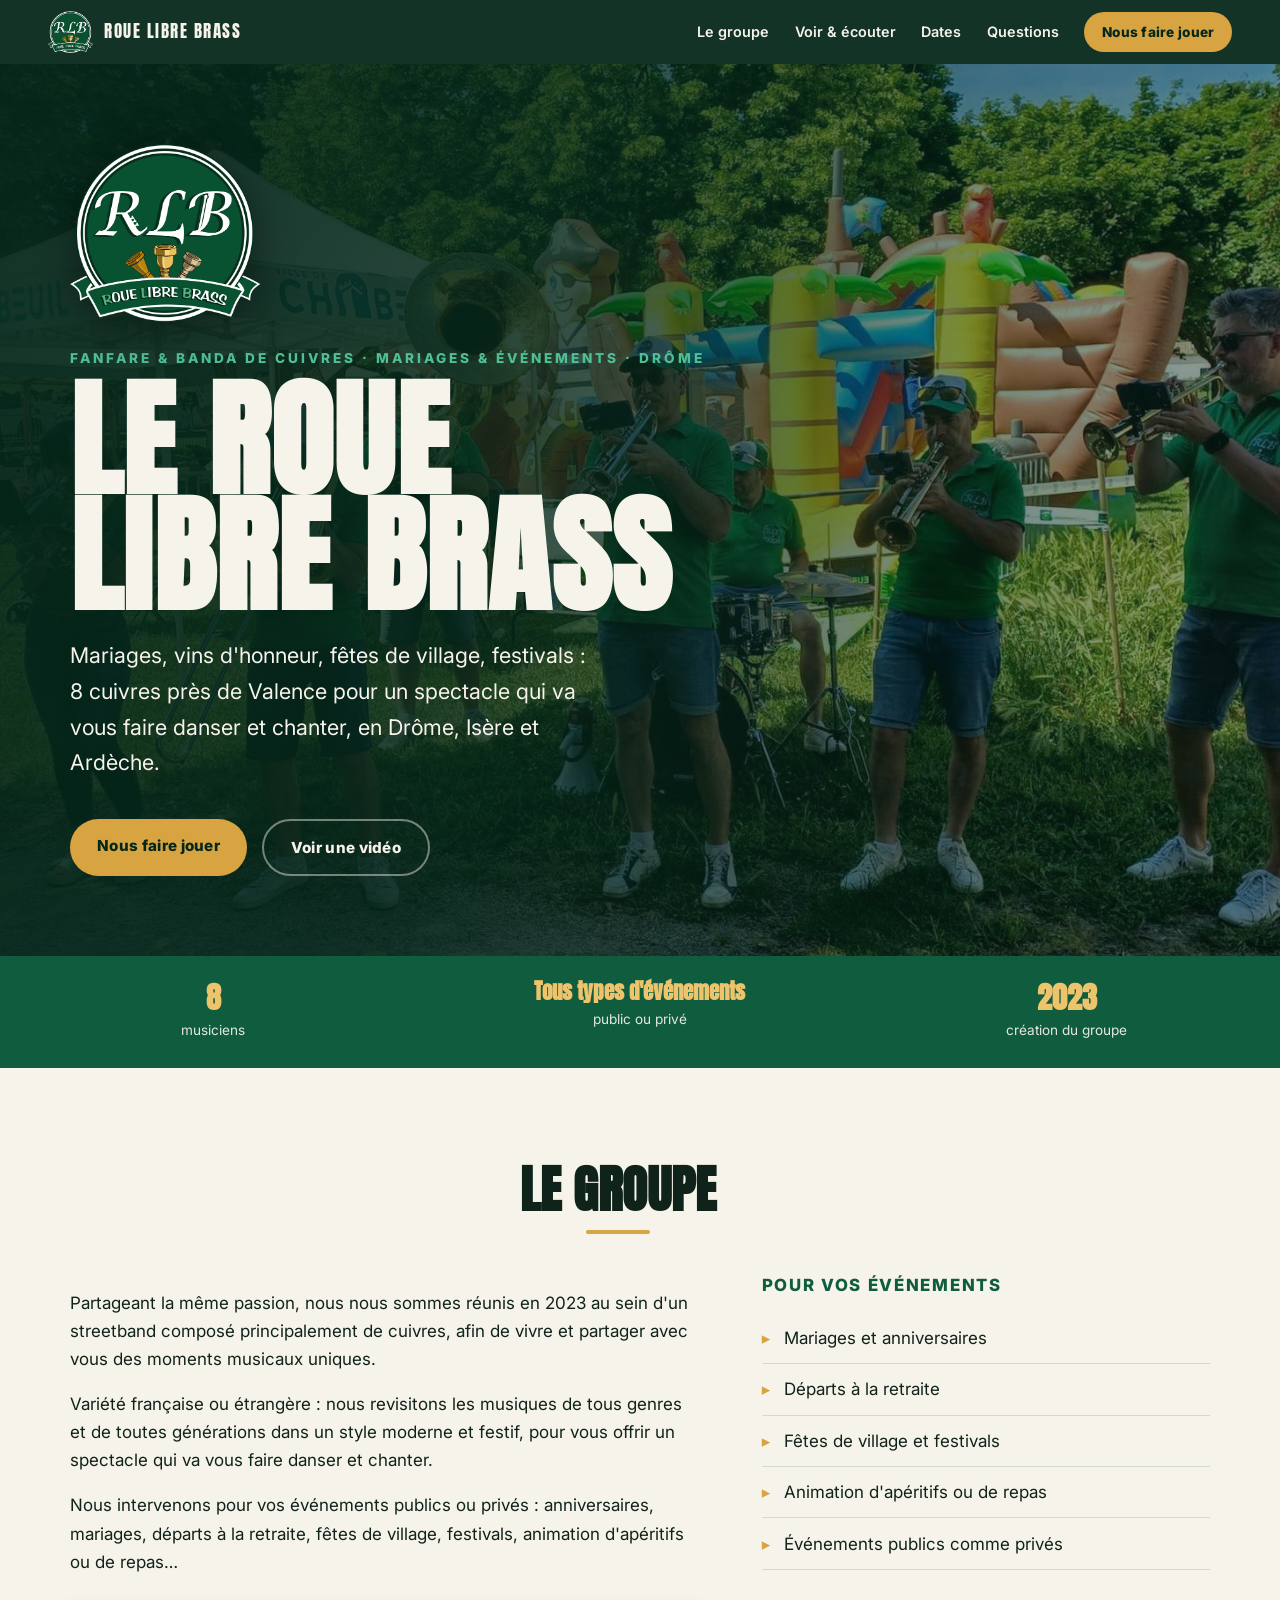
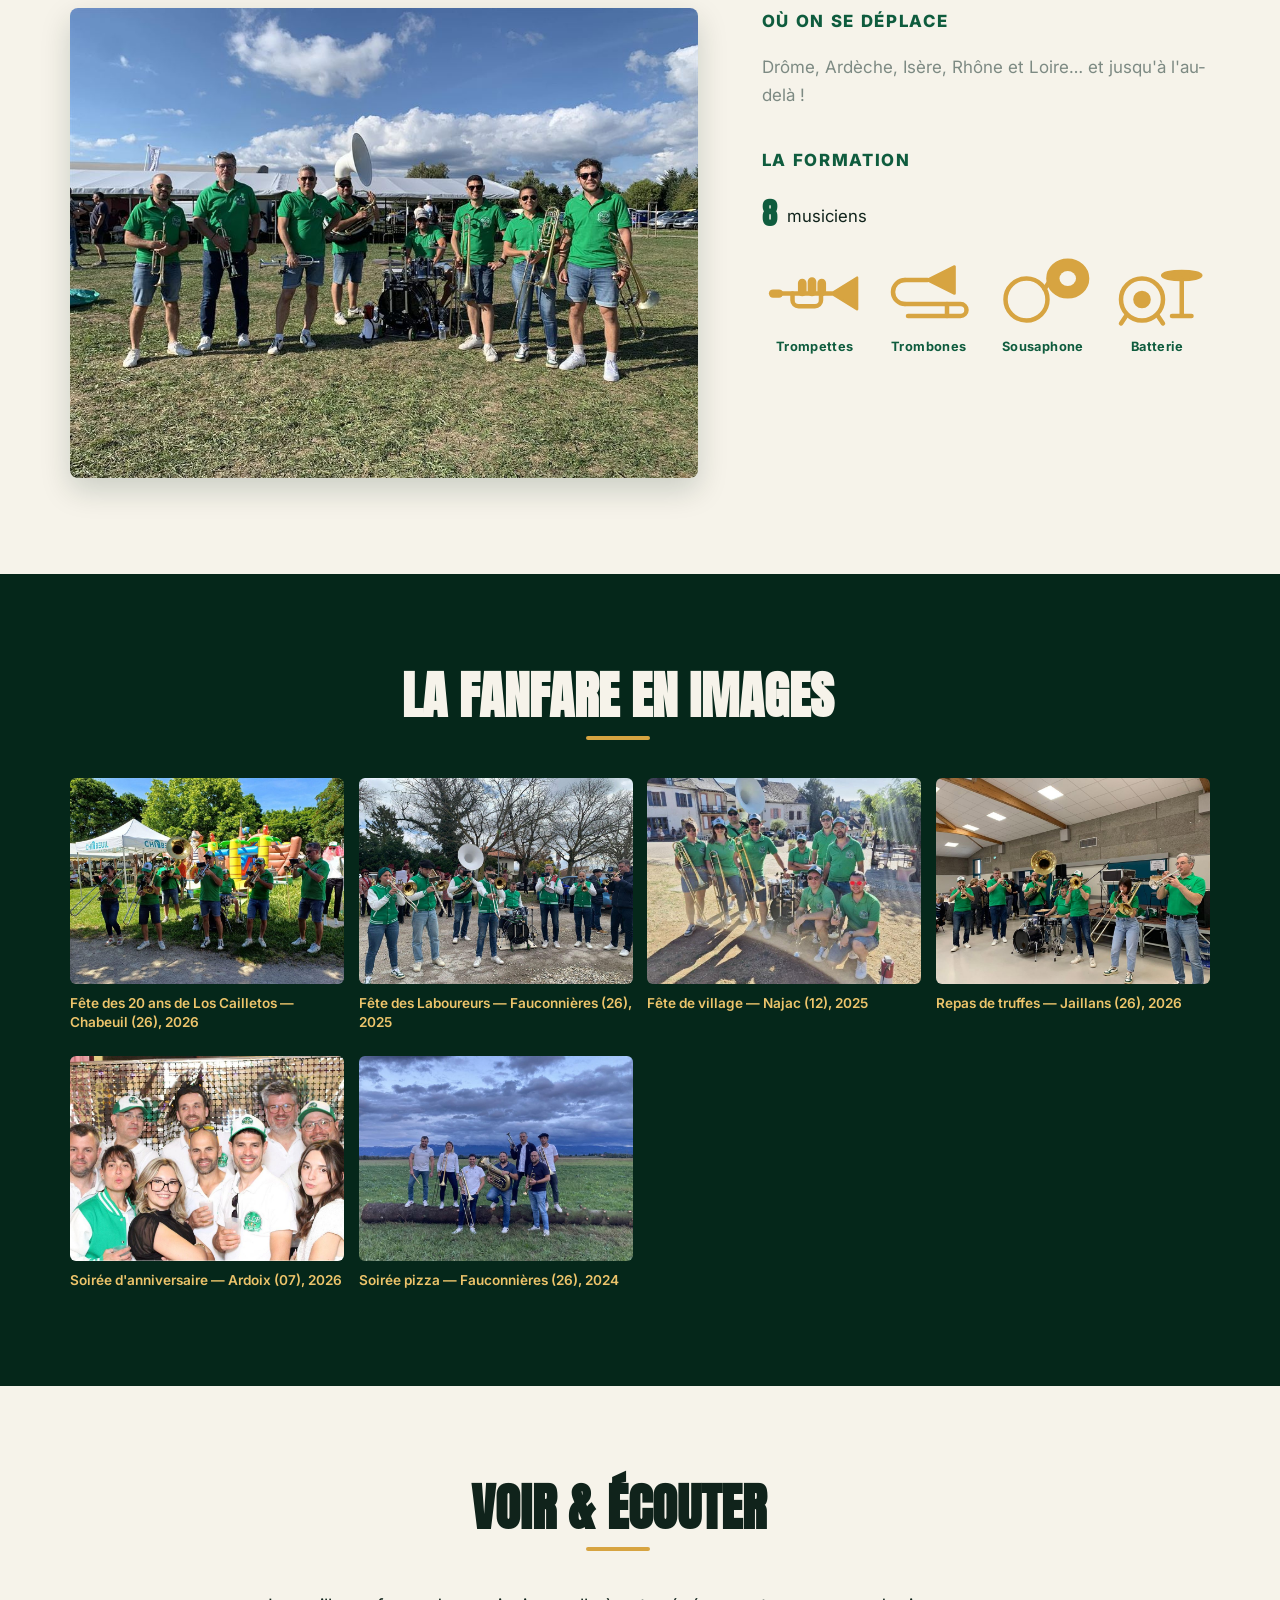
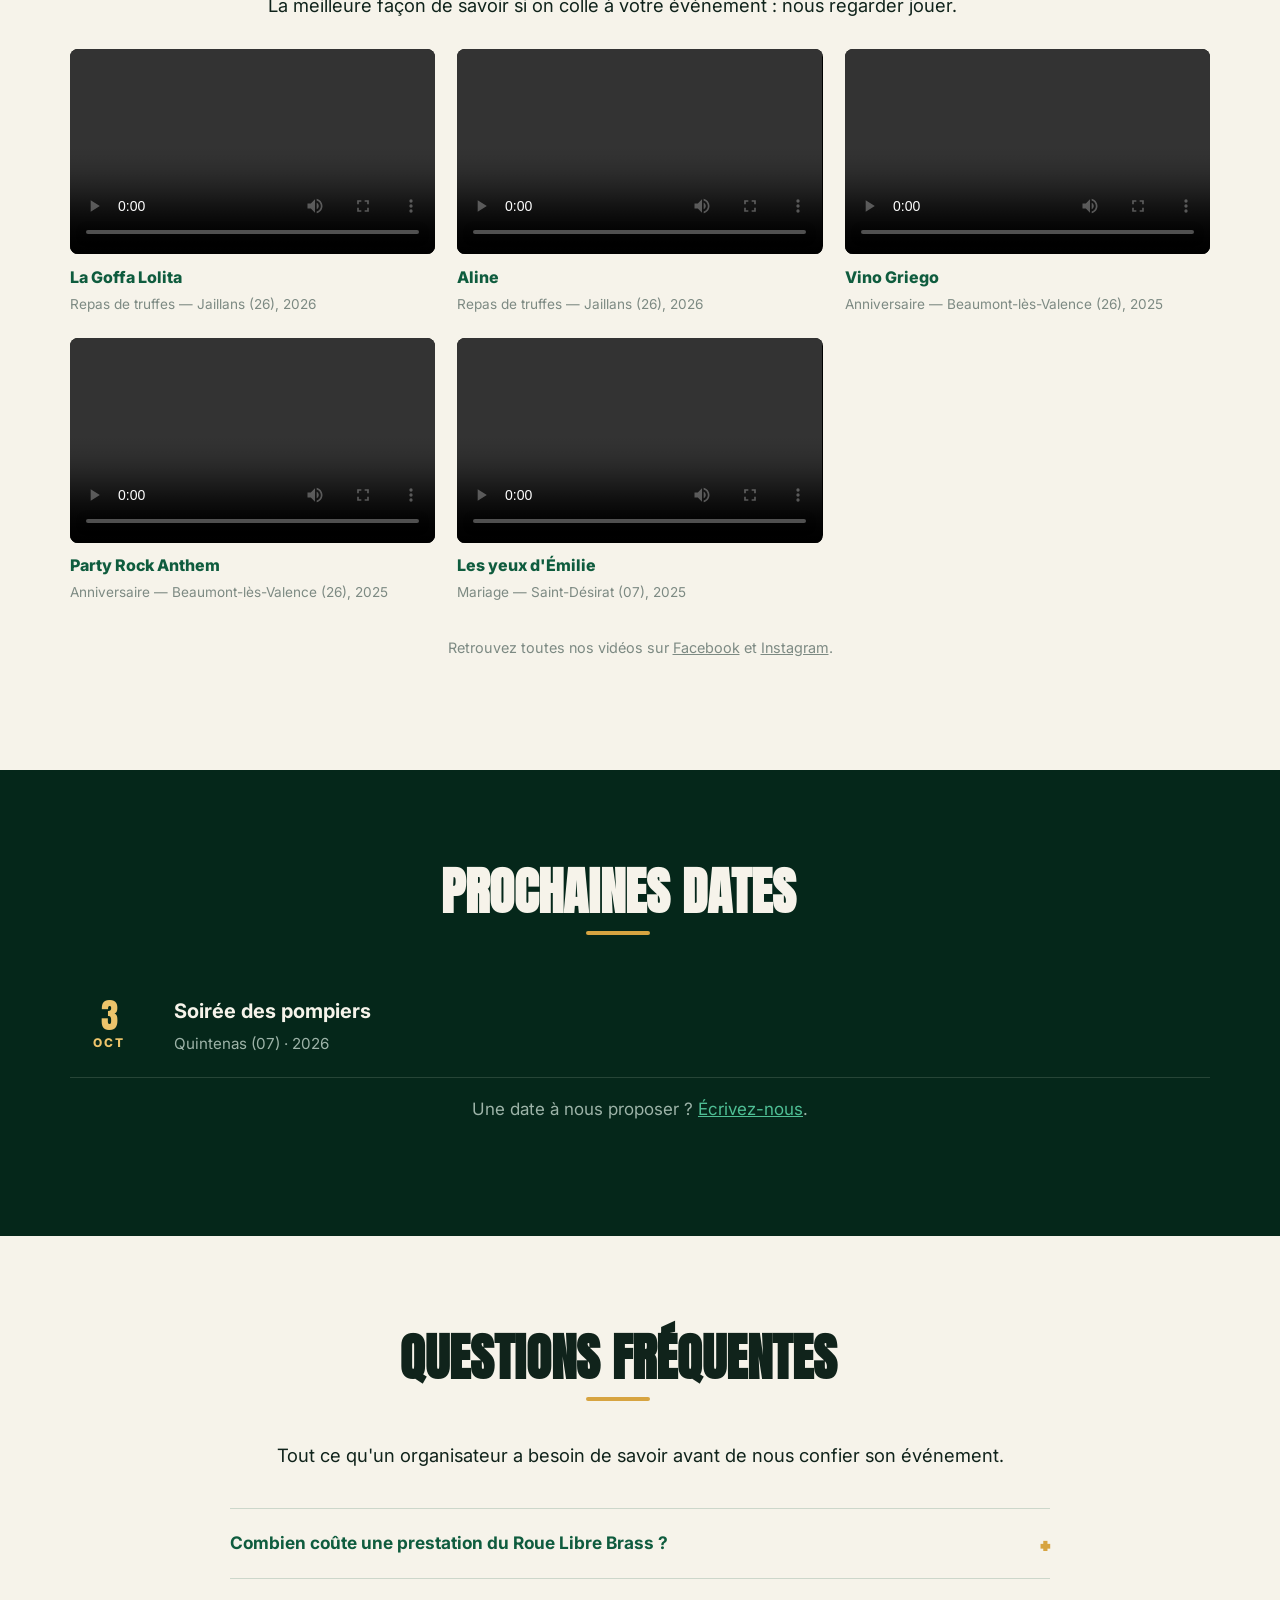
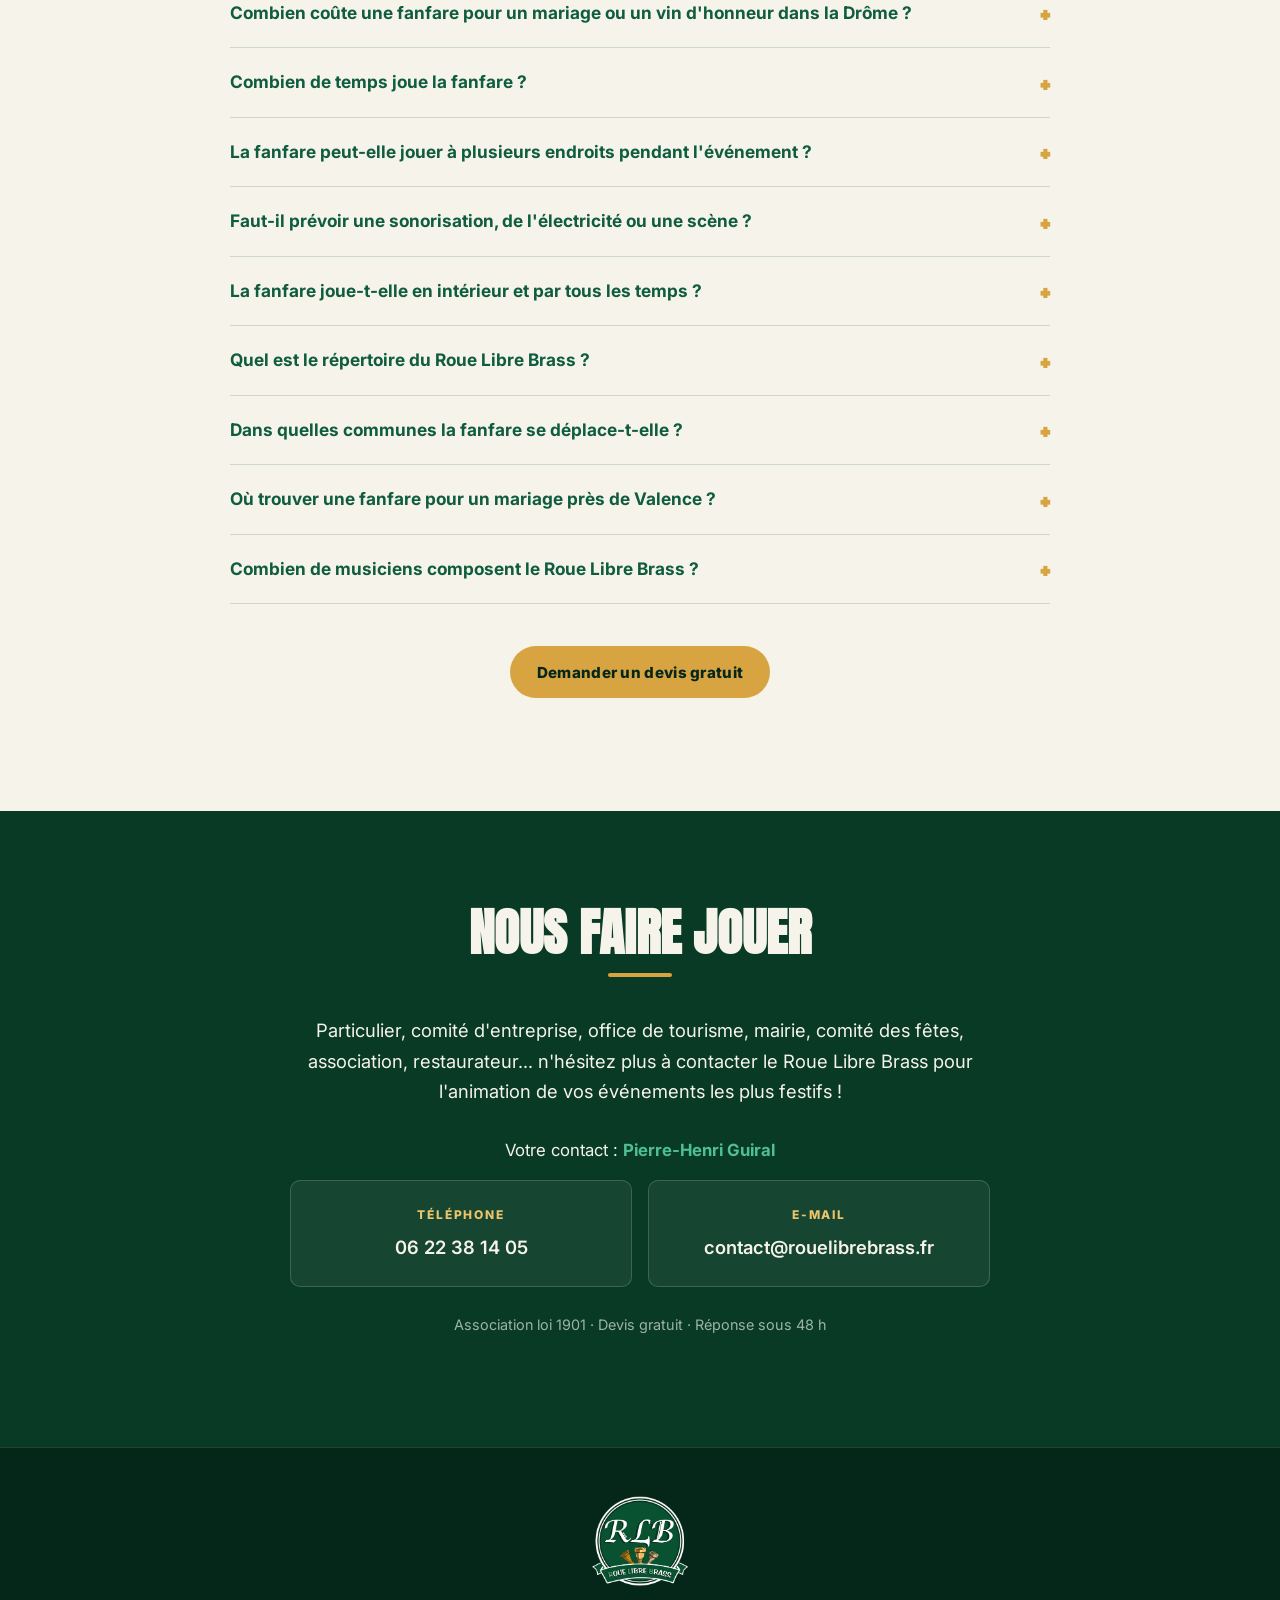
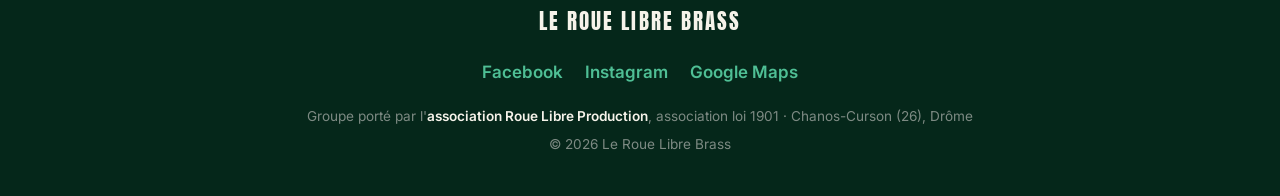
<file: index.html>
<!DOCTYPE html>
<html lang="fr">
<head>
<meta charset="utf-8">
<meta name="viewport" content="width=device-width, initial-scale=1">

<!-- ===== TITRE ET DESCRIPTION (ce que Google affiche dans ses résultats) =====
     Les mots placés EN PREMIER comptent le plus. On met donc « fanfare » et
     « banda » avant le nom du groupe : c'est ce que tapent les organisateurs,
     alors que personne ne cherche « streetband ». -->
<title>Fanfare mariage &amp; banda · Drôme, Isère, Ardèche · Roue Libre Brass</title>
<meta name="description" content="Fanfare et banda de 8 cuivres près de Valence (Drôme). Le Roue Libre Brass anime mariages, vins d'honneur, fêtes de village et festivals en Drôme, Ardèche, Isère, Rhône et Loire. À partir de 600 €, devis sous 48 h.">

<link rel="canonical" href="https://rouelibrebrass.fr/">

<!-- Charge la photo d'accueil en priorité : c'est le premier élément visible,
     et Google mesure le temps qu'il met à s'afficher. -->
<link rel="preload" as="image" href="images/fanfare-roue-libre-brass-chabeuil.jpg" fetchpriority="high">

<!-- Icône affichée dans l'onglet du navigateur -->
<link rel="icon" href="images/logo-roue-libre-brass.png" type="image/png">

<!-- Aperçu affiché quand on partage le lien sur Facebook, WhatsApp, etc.
     Ces adresses doivent être COMPLÈTES (https://…), sinon l'aperçu ne s'affiche pas.
     Adresses du domaine rouelibrebrass.fr. -->
<meta property="og:title" content="Le Roue Libre Brass — Fanfare mariage &amp; banda en Drôme, Isère et Ardèche">
<meta property="og:description" content="Fanfare et banda de 8 cuivres près de Valence. Nous animons mariages, vins d'honneur, fêtes de village et festivals en Drôme, Ardèche, Isère, Rhône et Loire.">
<meta property="og:image" content="https://rouelibrebrass.fr/images/fanfare-banda-roue-libre-brass-drome.jpg">
<meta property="og:url" content="https://rouelibrebrass.fr/">
<meta property="og:type" content="website">
<meta property="og:locale" content="fr_FR">
<meta name="twitter:card" content="summary_large_image">

<link rel="preconnect" href="https://fonts.googleapis.com">
<link rel="preconnect" href="https://fonts.gstatic.com" crossorigin>
<link href="https://fonts.googleapis.com/css2?family=Anton&family=Inter:wght@400;600;800&display=swap" rel="stylesheet">
<link rel="stylesheet" href="style.css">

<!-- ===== FICHE D'IDENTITÉ POUR GOOGLE =====
     Ce bloc n'est pas visible sur la page : il décrit le groupe dans un format
     que Google comprend directement. C'est ce qui permet d'apparaître comme
     "groupe de musique" plutôt que comme une page web quelconque.
     À METTRE À JOUR quand les dates changent (voir la partie "Event" plus bas). -->
<script type="application/ld+json">
{
  "@context": "https://schema.org",
  "@type": "MusicGroup",
  "@id": "https://rouelibrebrass.fr/#groupe",
  "name": "Le Roue Libre Brass",
  "alternateName": ["Roue Libre Brass", "RLB"],
  "description": "Fanfare de rue et banda composée de 8 musiciens cuivres, basée à Chanos-Curson dans la Drôme, près de Valence. Le Roue Libre Brass revisite les musiques de toutes générations dans un style moderne et festif pour les mariages, vins d'honneur, fêtes de village, festivals, apéritifs et repas.",
  "genre": ["Fanfare", "Banda", "Brass band", "Musique festive", "Funk", "Variété"],
  "foundingDate": "2023",
  "url": "https://rouelibrebrass.fr/",
  "logo": "https://rouelibrebrass.fr/images/logo-roue-libre-brass.png",
  "image": "https://rouelibrebrass.fr/images/fanfare-banda-roue-libre-brass-drome.jpg",
  "email": "contact@rouelibrebrass.fr",
  "telephone": "+33622381405",
  "address": {
    "@type": "PostalAddress",
    "addressLocality": "Chanos-Curson",
    "postalCode": "26600",
    "addressRegion": "Drôme",
    "addressCountry": "FR"
  },
  "areaServed": [
    { "@type": "AdministrativeArea", "name": "Drôme" },
    { "@type": "AdministrativeArea", "name": "Ardèche" },
    { "@type": "AdministrativeArea", "name": "Isère" },
    { "@type": "AdministrativeArea", "name": "Rhône" },
    { "@type": "AdministrativeArea", "name": "Loire" }
  ],
  "sameAs": [
    "https://www.facebook.com/profile.php?id=61554725690284",
    "https://www.instagram.com/rouelibrebrass",
    "https://maps.app.goo.gl/cHWB6wDW7hw9hALg7"
  ]
}
</script>

<!-- ===== LES DATES, POUR QUE GOOGLE LES AFFICHE =====
     Chaque bloc correspond à une date de la section "Prochaines dates".
     Quand tu ajoutes ou supprimes une date sur la page, pense à faire pareil ici.
     Format des dates : AAAA-MM-JJ. La soirée privée n'y figure volontairement pas. -->
<script type="application/ld+json">
[
  {
    "@context": "https://schema.org",
    "@type": "Event",
    "name": "Le Roue Libre Brass à la soirée des pompiers",
    "description": "Le Roue Libre Brass, fanfare de rue et banda de cuivres basée dans la Drôme, anime la soirée des pompiers de Quintenas, en Ardèche.",
    "startDate": "2026-10-03",
    "endDate": "2026-10-03",
    "eventStatus": "https://schema.org/EventScheduled",
    "eventAttendanceMode": "https://schema.org/OfflineEventAttendanceMode",
    "location": {
      "@type": "Place",
      "name": "Quintenas",
      "address": { "@type": "PostalAddress", "addressLocality": "Quintenas", "addressRegion": "Ardèche", "addressCountry": "FR" }
    },
    "performer": { "@id": "https://rouelibrebrass.fr/#groupe" },
    "image": "https://rouelibrebrass.fr/images/fanfare-banda-roue-libre-brass-drome.jpg",
    "url": "https://rouelibrebrass.fr/#dates"
  }
]
</script>

<!-- ===== QUESTIONS FRÉQUENTES POUR GOOGLE =====
     Reprend mot pour mot les questions de la section "Questions fréquentes".
     Si tu modifies une réponse sur la page, modifie-la aussi ici. -->
<script type="application/ld+json">
{
  "@context": "https://schema.org",
  "@type": "FAQPage",
  "mainEntity": [
    {
      "@type": "Question",
      "name": "Combien coûte une prestation du Roue Libre Brass ?",
      "acceptedAnswer": {
        "@type": "Answer",
        "text": "À partir de 600 €. Le tarif exact est établi sur devis, en fonction de la demande : durée souhaitée, lieu, distance et type d'événement. Le devis est gratuit et sans engagement, et nous répondons sous 48 heures."
      }
    },
    {
      "@type": "Question",
      "name": "Combien coûte une fanfare pour un mariage ou un vin d'honneur dans la Drôme ?",
      "acceptedAnswer": {
        "@type": "Answer",
        "text": "À partir de 690 € pour l'animation d'un vin d'honneur. Ce tarif est supérieur à celui d'un autre événement, et c'est assumé : un mariage ne se rejoue pas, nous nous engageons sur un effectif complet et sur une exigence de qualité à la hauteur de la journée. Nous sommes à l'écoute de vos demandes particulières : un morceau précis à l'arrivée des mariés, une entrée en salle à accompagner, un timing à tenir entre la cérémonie et le repas. Nous les préparons ensemble en amont pour voir ce qu'il est possible de faire, et c'est compris dans le tarif. Pour un vin d'honneur, nous privilégions notre registre feutré aux accents jazzy, qui installe une ambiance sans couvrir les conversations."
      }
    },
    {
      "@type": "Question",
      "name": "Combien de temps joue la fanfare ?",
      "acceptedAnswer": {
        "@type": "Answer",
        "text": "Nous jouons par séquences de 30 minutes entrecoupées de pauses, pour un total de 2 h 30 à 3 h de musique. Ce découpage permet de rythmer toute une journée ou toute une soirée : accueil du public, apéritif, repas, fin de soirée."
      }
    },
    {
      "@type": "Question",
      "name": "La fanfare peut-elle jouer à plusieurs endroits pendant l'événement ?",
      "acceptedAnswer": {
        "@type": "Answer",
        "text": "Oui. Le Roue Libre Brass est très mobile : entre deux sets, nous nous déplaçons facilement d'un point à un autre de votre événement, sans matériel à démonter. En revanche nous jouons en statique : nous ne jouons pas en marchant et ne proposons pas de déambulation musicale. Le déplacement se fait entre les sets, jamais pendant."
      }
    },
    {
      "@type": "Question",
      "name": "Faut-il prévoir une sonorisation, de l'électricité ou une scène ?",
      "acceptedAnswer": {
        "@type": "Answer",
        "text": "Non. Le Roue Libre Brass tourne à 100 % à l'énergie humaine : ni sono, ni branchement électrique, ni éclairage, ni scène. Nous jouons au plus près du public, sans câbles ni temps de montage. La seule chose à prévoir est le repas et les boissons des musiciens."
      }
    },
    {
      "@type": "Question",
      "name": "La fanfare joue-t-elle en intérieur et par tous les temps ?",
      "acceptedAnswer": {
        "@type": "Answer",
        "text": "Nous jouons en intérieur comme en extérieur, et en toute saison : salle des fêtes, place de village, cour de ferme, chapiteau ou rue. La pluie est la seule contrainte : pour un événement en plein air, prévoyez une solution de repli."
      }
    },
    {
      "@type": "Question",
      "name": "Quel est le répertoire du Roue Libre Brass ?",
      "acceptedAnswer": {
        "@type": "Answer",
        "text": "Trois registres. Le festif banda, pour faire chanter le public : Vino Griego, Les yeux d'Émilie, Hegoak, La Goffa Lolita, Les Fêtes de Mauléon, Aline. Le dance, pour faire danser : Party Rock Anthem, Bruno Mars, Lady Gaga, The Weeknd. Et le feutré aux accents jazzy, pour accompagner sans couvrir les conversations, idéal pour un apéritif de mariage ou un vin d'honneur : Oh When the Saints, Les Copains d'abord, Los Miuras, El Gato Montés."
      }
    },
    {
      "@type": "Question",
      "name": "Dans quelles communes la fanfare se déplace-t-elle ?",
      "acceptedAnswer": {
        "@type": "Answer",
        "text": "Nous sommes basés à Chanos-Curson, dans la Drôme, entre Tain-l'Hermitage et Romans-sur-Isère, à une vingtaine de kilomètres de Valence, et nous rayonnons sur la Drôme, l'Ardèche, l'Isère, le Rhône et la Loire. Nous avons déjà joué à Chabeuil, Bourg-de-Péage, Alixan, Châteauneuf-sur-Isère, Beaumont-lès-Valence, Saint-Marcel-lès-Valence, Chanos-Curson, La Roche-de-Glun, Montboucher-sur-Jabron, Jaillans, Hostun, Fauconnières, Saint-Thomas-en-Royans, Tournon-sur-Rhône, Ardoix, Saint-Désirat, Désaignes, Fitilieu, La Rivière et Najac."
      }
    },
    {
      "@type": "Question",
      "name": "Où trouver une fanfare pour un mariage près de Valence ?",
      "acceptedAnswer": {
        "@type": "Answer",
        "text": "Le Roue Libre Brass répète à Chanos-Curson, à une vingtaine de kilomètres de Valence : la plupart des domaines et salles de réception de l'agglomération sont à moins de trente minutes. Nous intervenons régulièrement autour de Valence, Romans-sur-Isère, Châteauneuf-sur-Isère, Tain-l'Hermitage, Tournon-sur-Rhône, Chabeuil et Bourg-de-Péage, et plus largement dans toute la Drôme et l'Ardèche. Les éventuels frais de déplacement sont annoncés dans le devis."
      }
    },
    {
      "@type": "Question",
      "name": "Combien de musiciens composent le Roue Libre Brass ?",
      "acceptedAnswer": {
        "@type": "Answer",
        "text": "8 musiciens : 3 trompettes, 3 trombones, un sousaphone et une batterie. Un effectif assez étoffé pour remplir une place de village, et assez souple pour jouer dans une cour ou une salle de réception."
      }
    }
  ]
}
</script>
</head>
<body>

<!-- ============ BARRE DE NAVIGATION ============ -->
<header class="nav">
  <a class="nav__logo" href="#top">
    <img src="images/logo-roue-libre-brass.png" width="600" height="561" alt="Logo du Roue Libre Brass">
    <span>ROUE LIBRE BRASS</span>
  </a>
  <nav class="nav__links">
    <a href="#groupe">Le groupe</a>
    <a href="#voir">Voir &amp; écouter</a>
    <a href="#dates">Dates</a>
    <a href="#questions">Questions</a>
    <a href="#booking" class="btn btn--small">Nous faire jouer</a>
  </nav>
</header>

<!-- ============ ACCUEIL ============ -->
<section class="hero" id="top">
  <div class="hero__inner">
    <img class="hero__logo" src="images/logo-roue-libre-brass.png" width="600" height="561" alt="Logo du Roue Libre Brass, fanfare et banda de la Drôme">
    <!-- La ligne « Fanfare & banda… » fait partie du titre principal (h1) :
         visuellement rien ne change, mais Google lit le titre de la page comme
         « Fanfare & banda de cuivres · Mariages & événements · Drôme —
         Le Roue Libre Brass », au lieu du seul nom du groupe. -->
    <h1 class="hero__title">
      <span class="hero__kicker">Fanfare &amp; banda de cuivres · Mariages &amp; événements · Drôme</span>
      LE ROUE<br>LIBRE BRASS
    </h1>
    <p class="hero__baseline">
      Mariages, vins d'honneur, fêtes de village, festivals :
      8 cuivres près de Valence pour un spectacle qui va vous faire
      danser et chanter, en Drôme, Isère et Ardèche.
    </p>
    <div class="hero__actions">
      <a href="#booking" class="btn">Nous faire jouer</a>
      <a href="#voir" class="btn btn--ghost">Voir une vidéo</a>
    </div>
  </div>
</section>

<!-- ============ CHIFFRES CLÉS ============ -->
<section class="strip">
  <div class="strip__item"><strong>8</strong><span>musiciens</span></div>
  <div class="strip__item strip__item--texte"><strong>Tous types d'événements</strong><span>public ou privé</span></div>
  <div class="strip__item"><strong>2023</strong><span>création du groupe</span></div>
</section>

<!-- ============ LE GROUPE ============ -->
<section class="section" id="groupe">
  <!-- Le titre est placé au-dessus de la grille : les deux colonnes
       démarrent ainsi exactement à la même hauteur. -->
  <h2 class="section__title">Le groupe</h2>
  <div class="section__grid">
    <div>
      <p>
        Partageant la même passion, nous nous sommes réunis en 2023 au sein d'un
        streetband composé principalement de cuivres, afin de vivre et partager
        avec vous des moments musicaux uniques.
      </p>
      <p>
        Variété française ou étrangère : nous revisitons les musiques de tous genres
        et de toutes générations dans un style moderne et festif, pour vous offrir
        un spectacle qui va vous faire danser et chanter.
      </p>
      <p>
        Nous intervenons pour vos événements publics ou privés : anniversaires,
        mariages, départs à la retraite, fêtes de village, festivals,
        animation d'apéritifs ou de repas…
      </p>

      <figure class="groupe-photo">
        <img src="images/fanfare-banda-roue-libre-brass-drome.jpg" width="1000" height="750" alt="Les huit musiciens de la fanfare Le Roue Libre Brass à la fête de la batteuse de Fitilieu, en Isère, en 2025">
      </figure>
    </div>
    <div>
      <h3 class="mini-title">Pour vos événements</h3>
      <ul class="list">
        <li>Mariages et anniversaires</li>
        <li>Départs à la retraite</li>
        <li>Fêtes de village et festivals</li>
        <li>Animation d'apéritifs ou de repas</li>
        <li>Événements publics comme privés</li>
      </ul>

      <h3 class="mini-title">Où on se déplace</h3>
      <p class="muted">
        Drôme, Ardèche, Isère, Rhône et Loire… et jusqu'à l'au-delà !
      </p>

      <h3 class="mini-title">La formation</h3>
      <p class="formation-count"><strong>8</strong> musiciens</p>

      <!-- Dessins réalisés sur mesure d'après vos photos, directement en code (SVG).
           Ils prennent la couleur cuivre du site et restent nets à n'importe quelle taille.
           La classe "plein" désigne les parties remplies, "creux" les parties évidées. -->
      <ul class="instruments">
        <li>
          <svg viewBox="0 0 128 96" aria-hidden="true">
            <!-- embouchure -->
            <path d="M8 50h8" class="epais"/>
            <!-- tube principal -->
            <path d="M16 50h70"/>
            <!-- boucle de coulisse sous les pistons -->
            <path d="M34 50v9a8 8 0 0 0 8 8h22a8 8 0 0 0 8-8v-9"/>
            <!-- pistons -->
            <rect x="43" y="32" width="8" height="20" rx="4" class="plein"/>
            <rect x="56" y="30" width="8" height="22" rx="4" class="plein"/>
            <rect x="69" y="32" width="8" height="20" rx="4" class="plein"/>
            <!-- pavillon -->
            <path d="M86 50 L120 29v42Z" class="plein"/>
          </svg>
          <span>Trompettes</span>
        </li>
        <li>
          <svg viewBox="0 0 128 96" aria-hidden="true">
            <!-- branche du pavillon, au-dessus de la coulisse -->
            <path d="M62 32H32"/>
            <!-- coude arrière, celui qui passe derrière l'épaule -->
            <path d="M32 32a16 16 0 0 0 0 32"/>
            <!-- coulisse : tube supérieur, U avant, tube inférieur -->
            <path d="M32 64h74a8 8 0 0 1 0 16H36"/>
            <!-- barre de renfort de la coulisse -->
            <path d="M88 64v16"/>
            <!-- pavillon -->
            <path d="M62 32 L98 14v36Z" class="plein"/>
          </svg>
          <span>Trombones</span>
        </li>
        <li>
          <svg viewBox="0 0 128 96" aria-hidden="true">
            <!-- grande boucle portée autour du corps -->
            <circle cx="42" cy="58" r="28"/>
            <!-- tube qui monte vers le pavillon -->
            <path d="M66 44C76 28 84 20 94 18"/>
            <!-- grand pavillon tourné vers l'avant -->
            <ellipse cx="97" cy="30" rx="27" ry="25" class="plein"/>
            <ellipse cx="97" cy="30" rx="11" ry="10" class="creux"/>
          </svg>
          <span>Sousaphone</span>
        </li>
        <li>
          <svg viewBox="0 0 128 96" aria-hidden="true">
            <!-- grosse caisse -->
            <circle cx="44" cy="58" r="28"/>
            <circle cx="44" cy="58" r="10" class="plein"/>
            <!-- pieds -->
            <path d="M24 78 L16 90M64 78 L72 90"/>
            <!-- cymbale et son pied -->
            <ellipse cx="97" cy="26" rx="26" ry="6" class="plein"/>
            <path d="M97 30v50M84 80h26"/>
          </svg>
          <span>Batterie</span>
        </li>
      </ul>
    </div>
  </div>
</section>

<!-- ============ PHOTOS ============ -->
<section class="section section--dark" id="photos">
  <h2 class="section__title">La fanfare en images</h2>
  <div class="gallery">
    <!-- POUR CHANGER UNE PHOTO : remplacez le fichier dans le dossier "images"
         en gardant exactement le même nom de fichier.
         Les noms sont volontairement descriptifs : c'est ainsi que Google Images
         comprend ce que montre la photo. Le texte "alt" sert à la même chose,
         et permet aussi aux personnes malvoyantes de savoir ce qu'il y a dessus. -->
    <figure class="gallery__item">
      <img src="images/banda-roue-libre-brass-chabeuil.jpg" width="1000" height="750" alt="La fanfare Le Roue Libre Brass en concert à Chabeuil, dans la Drôme, en 2026" loading="lazy">
      <figcaption>Fête des 20 ans de Los Cailletos — Chabeuil (26), 2026</figcaption>
    </figure>
    <figure class="gallery__item">
      <img src="images/fanfare-carnaval-les-fauconnieres.jpg" width="1000" height="750" alt="La fanfare Le Roue Libre Brass à la fête des Laboureurs, aux Fauconnières, dans la Drôme, en 2025" loading="lazy">
      <figcaption>Fête des Laboureurs — Fauconnières (26), 2025</figcaption>
    </figure>
    <figure class="gallery__item">
      <img src="images/banda-roue-libre-brass-najac.jpg" width="1000" height="750" alt="La banda Le Roue Libre Brass à la fête du village de Najac, dans l'Aveyron, en 2025" loading="lazy">
      <figcaption>Fête de village — Najac (12), 2025</figcaption>
    </figure>
    <figure class="gallery__item">
      <img src="images/fanfare-animation-repas-truffes.jpg" width="1000" height="750" alt="Le Roue Libre Brass animant un repas de truffes à Jaillans, dans la Drôme, en 2026" loading="lazy">
      <figcaption>Repas de truffes — Jaillans (26), 2026</figcaption>
    </figure>
    <figure class="gallery__item">
      <img src="images/fanfare-animation-anniversaire.jpg" width="1000" height="750" alt="Le Roue Libre Brass animant une soirée d'anniversaire à Ardoix, en Ardèche, en 2026" loading="lazy">
      <figcaption>Soirée d'anniversaire — Ardoix (07), 2026</figcaption>
    </figure>
    <figure class="gallery__item">
      <img src="images/fanfare-cuivres-roue-libre-brass-vercors.jpg" width="1000" height="750" alt="Le Roue Libre Brass en animation d'une soirée pizza aux Fauconnières, dans la Drôme, en 2024" loading="lazy">
      <figcaption>Soirée pizza — Fauconnières (26), 2024</figcaption>
    </figure>
  </div>
</section>

<!-- ============ VIDÉO ============ -->
<section class="section" id="voir">
  <h2 class="section__title">Voir &amp; écouter</h2>
  <p class="lead">La meilleure façon de savoir si on colle à votre événement : nous regarder jouer.</p>
  <!-- POUR AJOUTER UNE VIDÉO : déposez le fichier .mp4 dans le dossier "videos",
       puis copiez un bloc <figure class="video"> ... </figure> entier ci-dessous
       en changeant le nom du fichier et la légende.
       Les vidéos ne se téléchargent que si le visiteur clique dessus (preload="none"),
       le site reste donc rapide à ouvrir. -->

  <div class="videos">
    <figure class="video">
      <video controls preload="metadata" playsinline>
        <source src="videos/video-1.mp4" type="video/mp4">
        Votre navigateur ne peut pas lire cette vidéo.
      </video>
      <figcaption>
        <strong>La Goffa Lolita</strong>
        <span>Repas de truffes — Jaillans (26), 2026</span>
      </figcaption>
    </figure>

    <figure class="video">
      <video controls preload="metadata" playsinline>
        <source src="videos/video-2.mp4" type="video/mp4">
        Votre navigateur ne peut pas lire cette vidéo.
      </video>
      <figcaption>
        <strong>Aline</strong>
        <span>Repas de truffes — Jaillans (26), 2026</span>
      </figcaption>
    </figure>

    <figure class="video">
      <video controls preload="metadata" playsinline>
        <source src="videos/video-3.mp4" type="video/mp4">
        Votre navigateur ne peut pas lire cette vidéo.
      </video>
      <figcaption>
        <strong>Vino Griego</strong>
        <span>Anniversaire — Beaumont-lès-Valence (26), 2025</span>
      </figcaption>
    </figure>

    <figure class="video">
      <video controls preload="metadata" playsinline>
        <source src="videos/video-4.mp4" type="video/mp4">
        Votre navigateur ne peut pas lire cette vidéo.
      </video>
      <figcaption>
        <strong>Party Rock Anthem</strong>
        <span>Anniversaire — Beaumont-lès-Valence (26), 2025</span>
      </figcaption>
    </figure>

    <figure class="video">
      <video controls preload="metadata" playsinline>
        <source src="videos/video-5.mp4" type="video/mp4">
        Votre navigateur ne peut pas lire cette vidéo.
      </video>
      <figcaption>
        <strong>Les yeux d'Émilie</strong>
        <span>Mariage — Saint-Désirat (07), 2025</span>
      </figcaption>
    </figure>
  </div>

  <p class="muted center small">
    Retrouvez toutes nos vidéos sur
    <a href="https://www.facebook.com/profile.php?id=61554725690284" target="_blank" rel="noopener">Facebook</a>
    et
    <a href="https://www.instagram.com/rouelibrebrass" target="_blank" rel="noopener">Instagram</a>.
  </p>
</section>

<!-- ============ DATES ============ -->
<section class="section section--dark" id="dates">
  <h2 class="section__title">Prochaines dates</h2>

  <!-- POUR AJOUTER UNE DATE : copiez un bloc <li class="date"> ... </li> en entier,
       puis changez le jour, le mois, le titre et le lieu. -->
  <ul class="dates">
    <li class="date">
      <div class="date__when"><span class="date__day">3</span><span class="date__month">OCT</span></div>
      <div class="date__what">
        <h3>Soirée des pompiers</h3>
        <p>Quintenas (07) · 2026</p>
      </div>
    </li>
  </ul>

  <p class="muted center">Une date à nous proposer ? <a href="#booking">Écrivez-nous</a>.</p>
</section>

<!-- ============ QUESTIONS FRÉQUENTES ============
     Cette section répond aux questions que se posent les organisateurs AVANT
     de décrocher leur téléphone. Elle sert deux choses à la fois : rassurer
     le visiteur, et donner à Google du texte à indexer sur les sujets qu'il
     cherche (tarif, durée, sonorisation, répertoire, communes).
     POUR AJOUTER UNE QUESTION : copiez un bloc <details> entier, et pensez à
     l'ajouter aussi dans le bloc "QUESTIONS FRÉQUENTES POUR GOOGLE" en bas de page. -->
<section class="section" id="questions">
  <h2 class="section__title">Questions fréquentes</h2>
  <p class="lead center">
    Tout ce qu'un organisateur a besoin de savoir avant de nous confier son événement.
  </p>

  <div class="faq">

    <details class="faq__item">
      <summary>Combien coûte une prestation du Roue Libre Brass ?</summary>
      <div class="faq__answer">
        <!-- POUR CHANGER LE PRIX D'APPEL : modifiez le nombre ci-dessous,
             et pensez à le modifier aussi dans le bloc « QUESTIONS FRÉQUENTES
             POUR GOOGLE », en haut du fichier. -->
        <p class="faq__prix">À partir de <strong>600 €</strong></p>
        <p>
          Le tarif exact est établi <strong>sur devis</strong>, en fonction de la
          demande : durée souhaitée, lieu, distance et type d'événement. L'animation
          d'un apéritif et celle d'une fête de village entière ne se chiffrent pas
          de la même façon.
        </p>
        <p>
          Le devis est gratuit et sans engagement. Décrivez-nous votre projet par
          téléphone ou par e-mail, nous revenons vers vous sous 48 heures.
        </p>
      </div>
    </details>

    <details class="faq__item">
      <summary>Combien coûte une fanfare pour un mariage ou un vin d'honneur dans la Drôme ?</summary>
      <div class="faq__answer">
        <p class="faq__prix">À partir de <strong>690 €</strong></p>
        <p>
          Ce tarif est supérieur à celui d'un autre événement, et c'est assumé :
          <strong>un mariage ne se rejoue pas</strong>. Nous nous engageons sur un
          effectif complet et sur une exigence de qualité à la hauteur de la journée.
        </p>
        <p>
          <strong>Nous sommes à l'écoute de vos demandes particulières</strong> :
          un morceau précis à l'arrivée des mariés, une entrée en salle à accompagner,
          un timing à tenir entre la cérémonie et le repas. Nous les préparons
          ensemble en amont pour voir ce qu'il est possible de faire — et c'est
          compris dans le tarif.
        </p>
        <p>
          Pour un vin d'honneur, nous privilégions notre registre feutré, aux accents
          jazzy : de la musique qui installe une ambiance sans couvrir les
          conversations de vos invités.
        </p>
      </div>
    </details>

    <details class="faq__item">
      <summary>Combien de temps joue la fanfare ?</summary>
      <div class="faq__answer">
        <p>
          Nous jouons par <strong>séquences de 30 minutes</strong>, entrecoupées de pauses,
          pour un total de <strong>2 h 30 à 3 h de musique</strong>.
        </p>
        <p>
          Ce découpage permet de rythmer toute une journée ou toute une soirée plutôt que
          de tout concentrer sur un seul moment : accueil du public, apéritif, repas,
          fin de soirée. Les pauses laissent aussi respirer vos invités — et nos poumons.
        </p>
      </div>
    </details>

    <details class="faq__item">
      <summary>La fanfare peut-elle jouer à plusieurs endroits pendant l'événement ?</summary>
      <div class="faq__answer">
        <p>
          Oui, et c'est même l'un de nos atouts. <strong>Nous sommes très mobiles</strong> :
          entre deux sets, nous nous déplaçons facilement d'un point à un autre de votre
          événement — la place du village, le parvis de l'église, la cour, la salle,
          le stand des exposants. Sans matériel à démonter ni installation à refaire.
        </p>
        <p>
          En revanche, <strong>nous jouons en statique</strong> : nous ne jouons pas en
          marchant, et nous ne proposons donc pas de déambulation musicale. Le
          déplacement se fait entre les sets, jamais pendant.
        </p>
      </div>
    </details>

    <details class="faq__item">
      <summary>Faut-il prévoir une sonorisation, de l'électricité ou une scène ?</summary>
      <div class="faq__answer">
        <p>
          Non, rien de tout cela. Nous tournons <strong>à 100 % à l'énergie humaine</strong> :
          ni sono, ni branchement électrique, ni éclairage, ni scène.
        </p>
        <p>
          C'est tout l'intérêt d'une fanfare de rue : nous nous déplaçons au milieu du
          public, sans câbles ni installation. Aucune contrainte technique pour vous,
          aucun temps de montage.
        </p>
        <p>
          La seule chose à prévoir : <strong>le repas et les boissons des musiciens</strong>.
        </p>
      </div>
    </details>

    <details class="faq__item">
      <summary>La fanfare joue-t-elle en intérieur et par tous les temps ?</summary>
      <div class="faq__answer">
        <p>
          Nous jouons <strong>en intérieur comme en extérieur, et en toute saison</strong>.
          Salle des fêtes, place de village, cour de ferme, chapiteau, rue : tout nous va.
        </p>
        <p>
          <strong>La pluie est la seule chose qui contrarie un musicien du Roue Libre Brass.</strong>
          Si votre événement est en plein air, prévoyez une solution de repli : préau,
          salle des fêtes, chapiteau. Nos cuivres et nos peaux de batterie vous en
          remercieront.
        </p>
      </div>
    </details>

    <details class="faq__item">
      <summary>Quel est le répertoire du Roue Libre Brass ?</summary>
      <div class="faq__answer">
        <p>
          Trois registres, que nous dosons selon le moment de votre événement.
        </p>
        <p>
          <strong>Le festif banda, pour faire chanter le public.</strong> Les
          incontournables des fêtes votives et des ferias, ceux que tout le monde
          reprend en chœur : <em>Vino Griego</em>, <em>Les yeux d'Émilie</em>,
          <em>Hegoak</em>, <em>La Goffa Lolita</em>, <em>Les Fêtes de Mauléon</em>,
          <em>Aline</em>.
        </p>
        <p>
          <strong>Le dance, pour faire danser.</strong> Variété française ou étrangère
          arrangée pour les cuivres, de toutes générations : <em>Party Rock Anthem</em>,
          Bruno Mars, Lady Gaga, The Weeknd…
        </p>
        <p>
          <strong>Le feutré, aux accents jazzy</strong>, pour accompagner sans couvrir
          les conversations — idéal pour un apéritif de mariage, un vin d'honneur ou un
          cocktail : <em>Oh When the Saints</em>, <em>Les Copains d'abord</em>,
          <em>Los Miuras</em>, <em>El Gato Montés</em>.
        </p>
      </div>
    </details>

    <details class="faq__item">
      <summary>Dans quelles communes la fanfare se déplace-t-elle ?</summary>
      <div class="faq__answer">
        <p>
          Nous sommes basés à <strong>Chanos-Curson</strong>, dans la
          <strong>Drôme</strong>, entre Tain-l'Hermitage et Romans-sur-Isère, à une
          vingtaine de kilomètres de <strong>Valence</strong>. Nous rayonnons sur la
          Drôme, l'<strong>Ardèche</strong>, l'<strong>Isère</strong>, le
          <strong>Rhône</strong> et la <strong>Loire</strong>. Au-delà, cela reste
          ouvert à la discussion.
        </p>
        <p>
          Nous avons déjà joué à Chabeuil, Bourg-de-Péage, Alixan, Châteauneuf-sur-Isère,
          Beaumont-lès-Valence, Saint-Marcel-lès-Valence, Chanos-Curson, La Roche-de-Glun,
          Montboucher-sur-Jabron, Jaillans, Hostun, Fauconnières et Saint-Thomas-en-Royans dans la Drôme ; à Tournon-sur-Rhône,
          Ardoix, Saint-Désirat et Désaignes en Ardèche ; à Fitilieu et La Rivière en Isère ;
          et jusqu'à Najac, dans l'Aveyron.
        </p>
      </div>
    </details>

    <details class="faq__item">
      <summary>Où trouver une fanfare pour un mariage près de Valence ?</summary>
      <div class="faq__answer">
        <p>
          Nous répétons à <strong>Chanos-Curson</strong>, à une vingtaine de kilomètres
          de <strong>Valence</strong> : la plupart des domaines et salles de réception
          de l'agglomération sont à moins de trente minutes de chez nous.
        </p>
        <p>
          Nous intervenons régulièrement autour de Valence, Romans-sur-Isère,
          Châteauneuf-sur-Isère, Tain-l'Hermitage, Tournon-sur-Rhône, Chabeuil et
          Bourg-de-Péage — et plus largement dans toute la Drôme et l'Ardèche.
          Les éventuels frais de déplacement sont annoncés dans le devis : pas de
          mauvaise surprise le jour J.
        </p>
      </div>
    </details>

    <details class="faq__item">
      <summary>Combien de musiciens composent le Roue Libre Brass ?</summary>
      <div class="faq__answer">
        <p>
          <strong>8 musiciens</strong> : 3 trompettes, 3 trombones, un sousaphone et
          une batterie. Un effectif assez étoffé pour remplir une place de village,
          et assez souple pour jouer dans une cour ou une salle de réception.
        </p>
      </div>
    </details>

  </div>

  <p class="center faq__cta">
    <a href="#booking" class="btn">Demander un devis gratuit</a>
  </p>
</section>

<!-- ============ BOOKING ============ -->
<section class="section section--accent" id="booking">
  <div class="booking">
    <h2 class="section__title">Nous faire jouer</h2>
    <p class="lead">
      Particulier, comité d'entreprise, office de tourisme, mairie, comité des fêtes,
      association, restaurateur… n'hésitez plus à contacter le Roue Libre Brass
      pour l'animation de vos événements les plus festifs !
    </p>

    <p class="contact-name">Votre contact : <strong>Pierre-Henri Guiral</strong></p>

    <div class="contact-cards">
      <a class="card" href="tel:+33622381405">
        <span class="card__label">Téléphone</span>
        <span class="card__value">06 22 38 14 05</span>
      </a>
      <a class="card" href="mailto:contact@rouelibrebrass.fr">
        <span class="card__label">E-mail</span>
        <span class="card__value">contact@rouelibrebrass.fr</span>
      </a>
    </div>

    <p class="muted center small">
      Association loi 1901 · Devis gratuit · Réponse sous 48 h
    </p>
  </div>
</section>

<!-- ============ PIED DE PAGE ============ -->
<footer class="footer">
  <img class="footer__logo" src="images/logo-roue-libre-brass.png" width="600" height="561" alt="Logo du Roue Libre Brass">
  <div class="footer__brand">LE ROUE LIBRE BRASS</div>
  <nav class="footer__social">
    <a href="https://www.facebook.com/profile.php?id=61554725690284" target="_blank" rel="noopener">Facebook</a>
    <a href="https://www.instagram.com/rouelibrebrass" target="_blank" rel="noopener">Instagram</a>
    <a href="https://maps.app.goo.gl/cHWB6wDW7hw9hALg7" target="_blank" rel="noopener">Google Maps</a>
  </nav>
  <p class="footer__legal">
    Groupe porté par l'<strong>association Roue Libre Production</strong>,
    association loi 1901 · Chanos-Curson (26), Drôme
  </p>
  <p class="footer__legal">© 2026 Le Roue Libre Brass</p>
</footer>

</body>
</html>
</file>
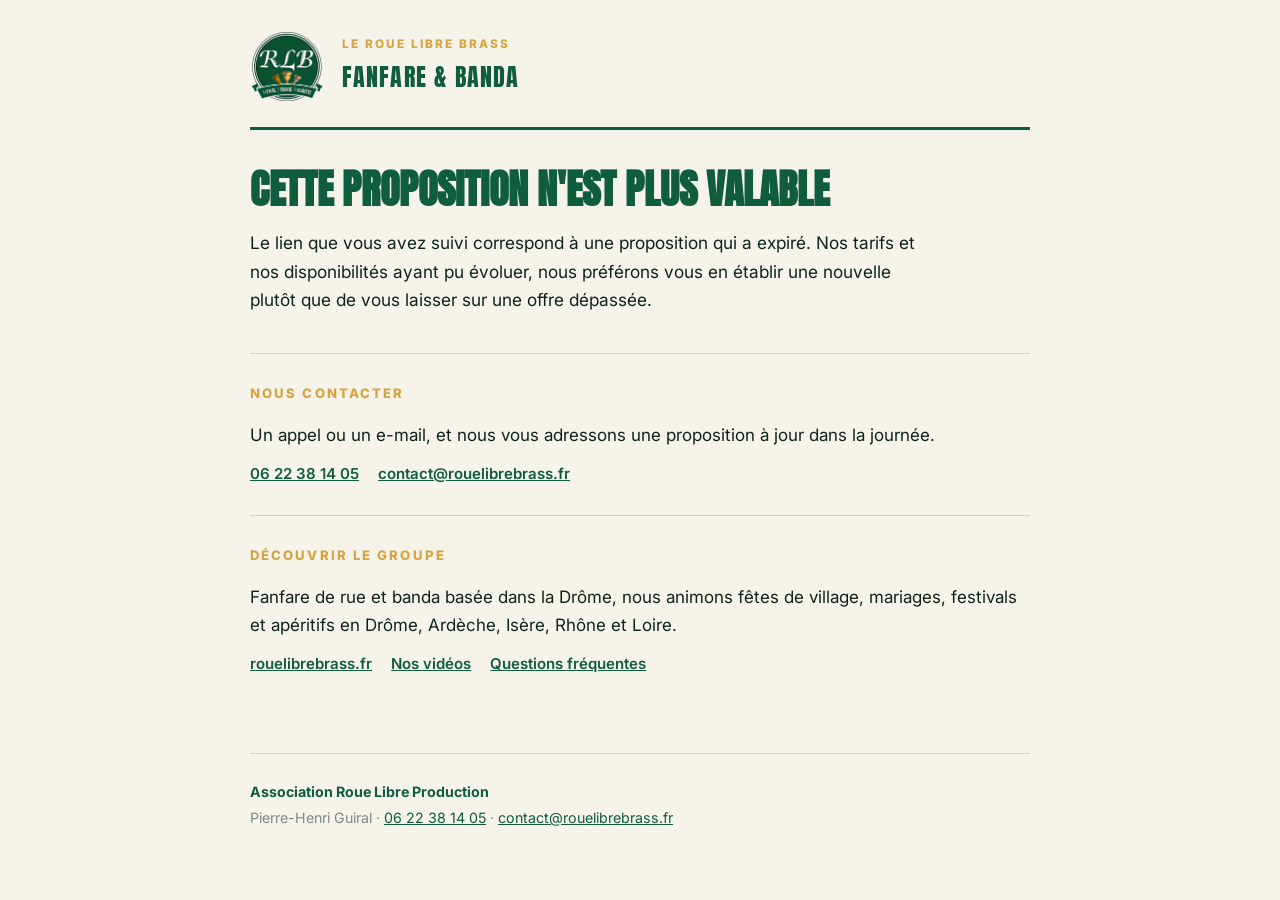
<file: proposition/index.html>
<!DOCTYPE html>
<html lang="fr">
<head>
<meta charset="utf-8">
<meta name="viewport" content="width=device-width, initial-scale=1">
<meta name="robots" content="noindex, nofollow">

<title>Proposition expirée — Le Roue Libre Brass</title>
<link rel="icon" href="../images/logo-roue-libre-brass.png" type="image/png">

<link rel="preconnect" href="https://fonts.googleapis.com">
<link rel="preconnect" href="https://fonts.gstatic.com" crossorigin>
<link href="https://fonts.googleapis.com/css2?family=Anton&family=Inter:wght@400;600;800&display=swap" rel="stylesheet">
<link rel="stylesheet" href="../style.css">
<link rel="stylesheet" href="proposition.css">
</head>
<body class="doc">

<!-- Cette page recueille les liens de propositions envoyés avant le
     30 août 2026. Elle remplace la page de proposition, qui vit désormais
     dans le sous-dossier « offre ». Un ancien lien tombe donc sur un message
     clair plutôt que sur une erreur du serveur. -->

<header class="doc__tete">
  <img src="../images/logo-roue-libre-brass.png" width="600" height="561" alt="Logo du Roue Libre Brass">
  <div>
    <p class="doc__kicker">Le Roue Libre Brass</p>
    <p class="doc__marque">FANFARE &amp; BANDA</p>
  </div>
</header>

<main class="doc__corps">

  <h1 class="doc__titre">Cette proposition n'est plus valable</h1>

  <p class="doc__intro">
    Le lien que vous avez suivi correspond à une proposition qui a expiré.
    Nos tarifs et nos disponibilités ayant pu évoluer, nous préférons vous en
    établir une nouvelle plutôt que de vous laisser sur une offre dépassée.
  </p>

  <section class="bloc">
    <h2>Nous contacter</h2>
    <p>
      Un appel ou un e-mail, et nous vous adressons une proposition à jour
      dans la journée.
    </p>
    <p class="bloc__liens">
      <a href="tel:+33622381405">06 22 38 14 05</a>
      <a href="mailto:contact@rouelibrebrass.fr">contact@rouelibrebrass.fr</a>
    </p>
  </section>

  <section class="bloc">
    <h2>Découvrir le groupe</h2>
    <p>
      Fanfare de rue et banda basée dans la Drôme, nous animons fêtes de
      village, mariages, festivals et apéritifs en Drôme, Ardèche, Isère,
      Rhône et Loire.
    </p>
    <p class="bloc__liens">
      <a href="https://rouelibrebrass.fr">rouelibrebrass.fr</a>
      <a href="https://rouelibrebrass.fr/#voir">Nos vidéos</a>
      <a href="https://rouelibrebrass.fr/#questions">Questions fréquentes</a>
    </p>
  </section>

</main>

<footer class="doc__pied">
  <p><strong>Association Roue Libre Production</strong></p>
  <p>
    Pierre-Henri Guiral ·
    <a href="tel:+33622381405">06 22 38 14 05</a> ·
    <a href="mailto:contact@rouelibrebrass.fr">contact@rouelibrebrass.fr</a>
  </p>
</footer>

</body>
</html>
</file>
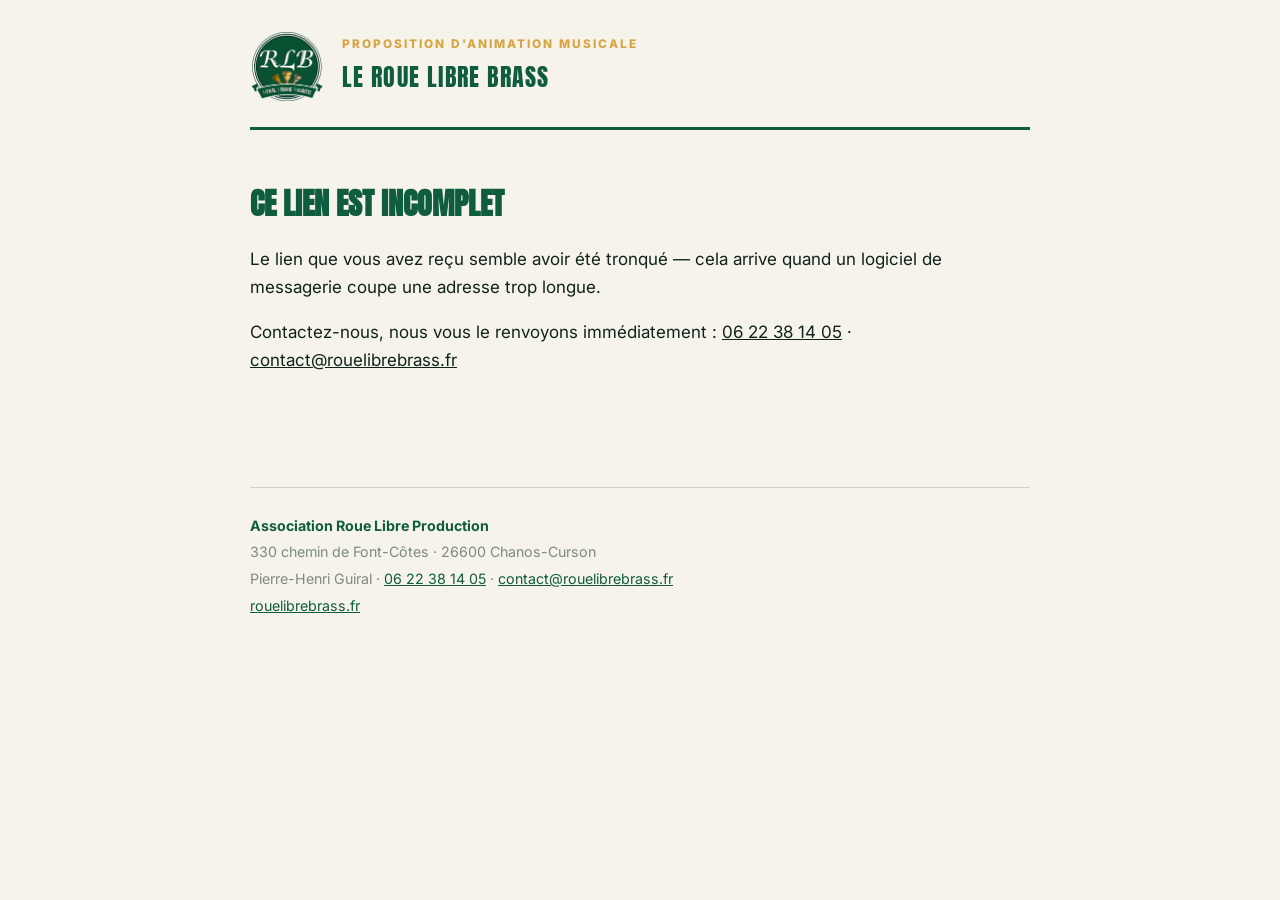
<file: proposition/offre/index.html>
<!DOCTYPE html>
<html lang="fr">
<head>
<meta charset="utf-8">
<meta name="viewport" content="width=device-width, initial-scale=1">

<!-- Cette page ne doit JAMAIS apparaître dans Google : elle est destinée
     à un seul client à la fois, via un lien qu'on lui envoie. -->
<meta name="robots" content="noindex, nofollow">

<title>Proposition — Le Roue Libre Brass</title>
<link rel="icon" href="../../images/logo-roue-libre-brass.png" type="image/png">

<link rel="preconnect" href="https://fonts.googleapis.com">
<link rel="preconnect" href="https://fonts.gstatic.com" crossorigin>
<link href="https://fonts.googleapis.com/css2?family=Anton&family=Inter:wght@400;600;800&display=swap" rel="stylesheet">
<link rel="stylesheet" href="../../style.css">
<link rel="stylesheet" href="../proposition.css">
</head>
<body class="doc">

<header class="doc__tete">
  <img src="../../images/logo-roue-libre-brass.png" width="600" height="561" alt="Logo du Roue Libre Brass">
  <div>
    <p class="doc__kicker">Proposition d'animation musicale</p>
    <p class="doc__marque">LE ROUE LIBRE BRASS</p>
  </div>
</header>

<main class="doc__corps" id="contenu">

  <!-- Affiché quand la proposition n'est plus valable -->
  <section class="doc__erreur" id="perimee" hidden>
    <h1>Cette proposition n'est plus valable</h1>
    <p>
      Sa durée de validité est dépassée, ou elle a été remplacée par une version
      plus récente.
    </p>
    <p>
      Contactez-nous, nous vous en établissons une nouvelle immédiatement :
      <a href="tel:+33622381405">06 22 38 14 05</a> ·
      <a href="mailto:contact@rouelibrebrass.fr">contact@rouelibrebrass.fr</a>
    </p>
  </section>

  <!-- Affiché seulement si le lien est incomplet ou abîmé -->
  <section class="doc__erreur" id="erreur" hidden>
    <h1>Ce lien est incomplet</h1>
    <p>
      Le lien que vous avez reçu semble avoir été tronqué — cela arrive quand un
      logiciel de messagerie coupe une adresse trop longue.
    </p>
    <p>
      Contactez-nous, nous vous le renvoyons immédiatement :
      <a href="tel:+33622381405">06 22 38 14 05</a> ·
      <a href="mailto:contact@rouelibrebrass.fr">contact@rouelibrebrass.fr</a>
    </p>
  </section>

  <div id="proposition" hidden>

    <h1 class="doc__titre">Proposition pour <span id="p-organisateur"></span></h1>

    <p class="doc__intro">
      Merci d'avoir pensé au Roue Libre Brass. C'est avec plaisir que nous
      participerons à l'animation de votre événement. Vous trouverez ci-dessous
      le détail de notre proposition.
    </p>

    <!-- ---------- Le groupe ---------- -->
    <section class="bloc">
      <h2>Le groupe</h2>
      <p>
        Le Roue Libre Brass est une fanfare de rue et banda composée
        principalement de cuivres — trompettes, trombones, sousaphone et batterie
        (<span id="p-effectif"></span>).
      </p>
      <p>
        Notre répertoire est volontairement varié — banda festive pour faire
        chanter, dance pour faire danser, et un registre plus feutré pour les
        apéritifs. Nous jouons par séquences de 30 minutes entrecoupées de
        pauses, ce qui permet de rythmer toute la journée.
      </p>
      <p>
        Nous tournons à 100 % à l'énergie humaine : ni sono, ni électricité,
        ni scène à prévoir.
      </p>
      <p class="bloc__liens">
        <a href="https://rouelibrebrass.fr" target="_blank" rel="noopener">Notre site</a>
        <a href="https://rouelibrebrass.fr/#voir" target="_blank" rel="noopener">Nos vidéos</a>
        <a href="https://www.facebook.com/profile.php?id=61554725690284" target="_blank" rel="noopener">Facebook</a>
        <a href="https://www.instagram.com/rouelibrebrass" target="_blank" rel="noopener">Instagram</a>
      </p>
    </section>

    <!-- ---------- Détail de la prestation ---------- -->
    <section class="bloc">
      <h2>Détail de la prestation</h2>
      <dl class="fiche">
        <div><dt>Événement</dt><dd id="p-evenement"></dd></div>
        <div><dt>Date</dt><dd id="p-date"></dd></div>
        <div><dt>Horaires</dt><dd id="p-horaires"></dd></div>
        <div><dt>Lieu</dt><dd id="p-lieu"></dd></div>
      </dl>
      <p class="fiche__note" id="p-notes" hidden></p>
    </section>

    <!-- ---------- Tarif ---------- -->
    <section class="bloc">
      <h2>Tarif</h2>
      <table class="tarif">
        <tbody>
          <tr><th scope="row">Prestation du groupe</th><td id="p-tarif"></td></tr>
          <tr><th scope="row">Frais de transport</th><td id="p-frais"></td></tr>
        </tbody>
        <tfoot>
          <tr><th scope="row">Total</th><td id="p-total"></td></tr>
        </tfoot>
      </table>
      <p class="tarif__mention" id="validite" hidden></p>
      <p class="tarif__mention">
        Association Roue Libre Production · Prestation non soumise à TVA.
        Le repas et les boissons des musiciens sont à prévoir par l'organisateur.
      </p>
    </section>

    <!-- ---------- Validation ---------- -->
    <section class="bloc bloc--accord">
      <h2>Valider cette proposition</h2>
      <p>
        Pour donner votre accord, renseignez vos coordonnées et validez.
        Nous vous adresserons ensuite la convention à signer.
      </p>
      <p class="bloc__liens">
        <a href="#" id="pdf-proposition">Vous préférez un document ? Télécharger la proposition en PDF</a>
      </p>

      <!-- Le formulaire est envoyé à FormSubmit, qui transmet le message à
           contact@rouelibrebrass.fr ET adresse automatiquement une copie au
           client. Aucun compte, aucune clé : le service n'a besoin que de
           l'adresse de destination, confirmée une fois pour toutes. -->
      <form id="accord" action="https://formsubmit.co/contact@rouelibrebrass.fr" method="POST">

        <input type="hidden" name="_subject" value="Bon pour accord — proposition Roue Libre Brass">
        <input type="hidden" name="_template" value="table">
        <input type="hidden" name="_next" value="https://rouelibrebrass.fr/proposition/offre/merci.html">
        <!-- Pas d'accusé automatique : les messages du service partent en anglais
             et finissent en indésirables. Le client obtient à la place un reçu
             en français, imprimable, sur la page de confirmation ; la convention
             lui est envoyée depuis contact@rouelibrebrass.fr, qui arrive à bon port. -->
        <input type="hidden" name="_captcha" value="false">

        <input type="hidden" name="Recapitulatif" id="f-recap">
        <input type="text" name="_honey" class="cache" tabindex="-1" autocomplete="off">

        <div class="champs">
          <label>
            <span>Votre nom et prénom <em>*</em></span>
            <input type="text" name="Signataire" required autocomplete="name">
          </label>
          <label>
            <span>Votre fonction <em>*</em></span>
            <input type="text" name="Fonction" required placeholder="Maire, président du comité des fêtes…">
          </label>
          <!-- Facultatif : un particulier qui organise un mariage ou un
               anniversaire n'a pas de structure à déclarer. -->
          <label>
            <span>Structure</span>
            <input type="text" name="Structure" placeholder="Mairie, comité des fêtes… ou rien">
          </label>
          <!-- Ce champ doit s'appeler exactement « email » : c'est lui que le
               service utilise pour envoyer l'accusé de réception au client. -->
          <label>
            <span>E-mail <em>*</em></span>
            <input type="email" name="email" required autocomplete="email">
          </label>
          <!-- Obligatoire : c'est le numéro sur lequel on vous joint le jour J. -->
          <label>
            <span>Téléphone <em>*</em></span>
            <input type="tel" name="Telephone" required autocomplete="tel">
          </label>
        </div>

        <label class="accord__case">
          <input type="checkbox" name="Accord" value="oui" required>
          <span>
            <strong>Bon pour accord.</strong> Je confirme retenir le Roue Libre Brass
            aux conditions décrites ci-dessus, et j'accepte de recevoir la convention
            correspondante par e-mail.
          </span>
        </label>

        <p class="accord__erreur" id="form-erreur" hidden></p>

        <button type="submit" class="btn" id="valider">Valider la proposition</button>

        <p class="accord__mention">
          Votre validation est horodatée et nous est transmise par e-mail.
          Elle vaut accord de principe ; la convention signée reste le document
          contractuel.
        </p>
      </form>
    </section>

  </div>
</main>

<footer class="doc__pied">
  <p><strong>Association Roue Libre Production</strong></p>
  <p>330 chemin de Font-Côtes · 26600 Chanos-Curson</p>
  <p>
    Pierre-Henri Guiral ·
    <a href="tel:+33622381405">06 22 38 14 05</a> ·
    <a href="mailto:contact@rouelibrebrass.fr">contact@rouelibrebrass.fr</a>
  </p>
  <p><a href="https://rouelibrebrass.fr">rouelibrebrass.fr</a></p>
</footer>

<script src="../recu-pdf.js"></script>
<script src="../proposition-pdf.js"></script>
<script src="../suivi.js"></script>
<script>
/* =========================================================================
   Les informations du client (nom, date, lieu, tarif) ne sont PAS stockées
   sur le site. Elles voyagent dans la partie du lien située après le « # ».
   Cette partie n'est jamais transmise aux serveurs ni enregistrée dans les
   journaux : le tarif reste donc entre l'organisateur et nous.
   ========================================================================= */

function lireDonnees() {
  var brut = location.hash.slice(1);
  if (!brut) return null;
  try {
    var json = decodeURIComponent(escape(atob(brut.replace(/-/g, '+').replace(/_/g, '/'))));
    return JSON.parse(json);
  } catch (e) {
    return null;
  }
}

function euros(valeur) {
  var n = Number(valeur);
  if (!isFinite(n)) return '—';
  return n.toLocaleString('fr-FR', { minimumFractionDigits: 0, maximumFractionDigits: 2 }) + ' €';
}

function texte(id, valeur) {
  document.getElementById(id).textContent = valeur || '—';
}

/* Aujourd'hui au format AAAA-MM-JJ, dans le fuseau du visiteur. */
function aujourdhui() {
  var n = new Date();
  return n.getFullYear() + '-' +
         ('0' + (n.getMonth() + 1)).slice(-2) + '-' +
         ('0' + n.getDate()).slice(-2);
}

var d = lireDonnees();

if (!d) {
  document.getElementById('erreur').hidden = false;
} else if (d.x && aujourdhui() > d.x) {
  /* Date de validité dépassée : on n'affiche ni le détail ni le tarif. */
  document.getElementById('perimee').hidden = false;
} else {
  document.getElementById('proposition').hidden = false;

  texte('p-organisateur', d.o);
  /* Effectif annoncé : volontairement une fourchette, il n'est pas figé à 8. */
  texte('p-effectif', (d.m || '6 à 8') + ' musiciens');
  texte('p-evenement', d.e);
  texte('p-date', d.d);
  texte('p-horaires', d.h);
  texte('p-lieu', d.l);

  var tarif = Number(d.t) || 0;
  var frais = Number(d.f) || 0;
  texte('p-tarif', euros(tarif));
  texte('p-frais', frais ? euros(frais) : 'Inclus');
  texte('p-total', euros(tarif + frais));

  if (d.n) {
    var notes = document.getElementById('p-notes');
    notes.textContent = d.n;
    notes.hidden = false;
  }

  document.title = 'Proposition pour ' + (d.o || 'votre événement') + ' — Le Roue Libre Brass';

  if (d.x) {
    var jour = d.x.split('-');
    document.getElementById('validite').textContent =
      'Proposition valable jusqu’au ' + jour[2] + '/' + jour[1] + '/' + jour[0] + '.';
    document.getElementById('validite').hidden = false;
  }

  /* Désactivation d'un lien déjà envoyé : on interroge la liste des références
     retirées. En cas d'échec réseau on laisse la proposition visible — mieux
     vaut afficher une offre retirée que bloquer un client de bonne foi. */
  if (d.i) {
    fetch('revoques.json', { cache: 'no-store' })
      .then(function (r) { return r.json(); })
      .then(function (liste) {
        if (liste && liste.revoquees && liste.revoquees.indexOf(d.i) !== -1) {
          document.getElementById('proposition').hidden = true;
          document.getElementById('perimee').hidden = false;
        }
      })
      .catch(function () { /* on n'empêche rien */ });
  }

  /* Récapitulatif joint au message que nous recevons, pour garder une trace
     exacte de ce qui était affiché au moment de la validation. */
  document.getElementById('f-recap').value =
    'Organisateur : ' + (d.o || '') + '\n' +
    'Effectif annoncé : ' + (d.m || '6 à 8') + ' musiciens\n' +
    'Événement : '    + (d.e || '') + '\n' +
    'Date : '         + (d.d || '') + '\n' +
    'Horaires : '     + (d.h || '') + '\n' +
    'Lieu : '         + (d.l || '') + '\n' +
    'Prestation : '   + euros(tarif) + '\n' +
    'Transport : '    + (frais ? euros(frais) : 'inclus') + '\n' +
    'TOTAL : '        + euros(tarif + frais) + '\n' +
    (d.n ? 'Notes : ' + d.n + '\n' : '') +
    'Validé le : '    + new Date().toLocaleString('fr-FR');
}

/* ---------- Envoi du bon pour accord ----------
   L'envoi est un envoi de formulaire classique (pas de JavaScript) : c'est la
   seule façon d'obtenir l'accusé de réception automatique vers le client.
   On se contente donc ici de signaler les champs manquants avant le départ. */
/* Téléchargement de la proposition en PDF, avec encadré « Bon pour accord »
   à signer — pour ceux qui préfèrent un document ou doivent le faire viser. */
var lienPdf = document.getElementById('pdf-proposition');
if (lienPdf) {
  lienPdf.addEventListener('click', function (ev) {
    ev.preventDefault();
    if (d) PropositionPDF.telecharger(d);
  });
}

var form = document.getElementById('accord');
if (form) {
  form.addEventListener('submit', function (ev) {
    var erreur = document.getElementById('form-erreur');
    erreur.hidden = true;

    if (!form.checkValidity()) {
      ev.preventDefault();
      erreur.textContent = 'Merci de compléter les champs obligatoires et de cocher « Bon pour accord ».';
      erreur.hidden = false;
      form.reportValidity();
      return;
    }

    /* On met le récapitulatif de côté pour l'afficher sur la page de
       confirmation : le client repart avec un reçu en français qu'il peut
       imprimer, sans dépendre d'un e-mail automatique. */
    try {
      sessionStorage.setItem('rlb-recu', JSON.stringify({
        recap: document.getElementById('f-recap').value,
        signataire: form.Signataire.value.trim(),
        fonction: form.Fonction.value.trim(),
        structure: form.Structure.value.trim(),
        email: form.email.value.trim(),
        telephone: form.Telephone.value.trim()
      }));
    } catch (e) { /* navigation privée : on continue sans reçu */ }

    /* La ligne correspondante du tableau de suivi passe en « Oui ».
       L'envoi est de type « beacon » : il aboutit même si la page part
       aussitôt vers la page de confirmation. */
    if (d && d.i) {
      Suivi.envoyer({
        action: 'validation',
        reference: d.i,
        signataire: form.Signataire.value.trim(),
        telephone: form.Telephone.value.trim(),
        valideeLe: Suivi.maintenant()
      });
    }

    var bouton = document.getElementById('valider');
    bouton.disabled = true;
    bouton.textContent = 'Envoi en cours…';
  });
}
</script>

</body>
</html>
</file>
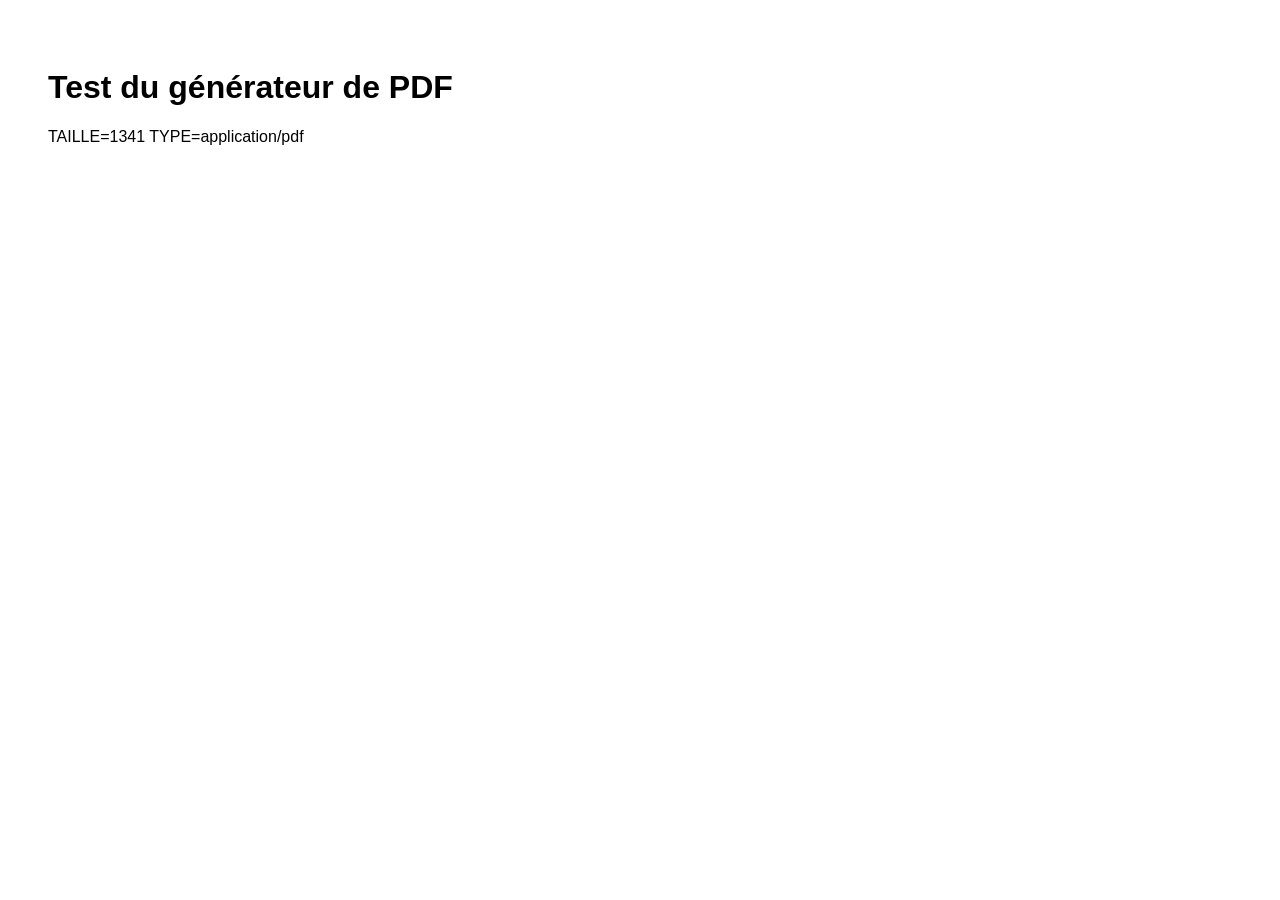
<file: proposition/_test-pdf.html>
<!DOCTYPE html><html lang="fr"><head><meta charset="utf-8"><title>Test PDF</title></head>
<body style="font-family:sans-serif;padding:40px">
<h1>Test du générateur de PDF</h1>
<p id="etat">…</p>
<script src="recu-pdf.js"></script>
<script>
var blocs = [
  { style:'titre', texte:'Le Roue Libre Brass' },
  { style:'soustitre', texte:'Reçu de validation de proposition' },
  { style:'espace', taille:14 },
  { style:'texte', texte:'Organisateur : Comité des fêtes de Fauconnières' },
  { style:'texte', texte:'Effectif annoncé : 6 à 8 musiciens' },
  { style:'texte', texte:'Événement : Fête des Laboureurs' },
  { style:'texte', texte:'Date : Dimanche 6 mars 2027' },
  { style:'texte', texte:'Prestation : 600 €' },
  { style:'texte', texte:'TOTAL : 650 €' },
  { style:'texte', texte:'Montant à compléter : …………… €uros' },
  { style:'espace', taille:14 },
  { style:'soustitre', texte:'Association Roue Libre Production' },
  { style:'texte', texte:'330 chemin de Font-Côtes — 26600 Chanos-Curson' }
];
var blob = RecuPDF.construire(blocs);
var fr = new FileReader();
fr.onload = function(){
  var b64 = fr.result.split(',')[1];
  document.getElementById('etat').textContent = 'TAILLE=' + blob.size + ' TYPE=' + blob.type;
  document.title = 'OK ' + blob.size;
  window.__pdf64 = b64;
};
fr.readAsDataURL(blob);
</script>
</body></html>
</file>
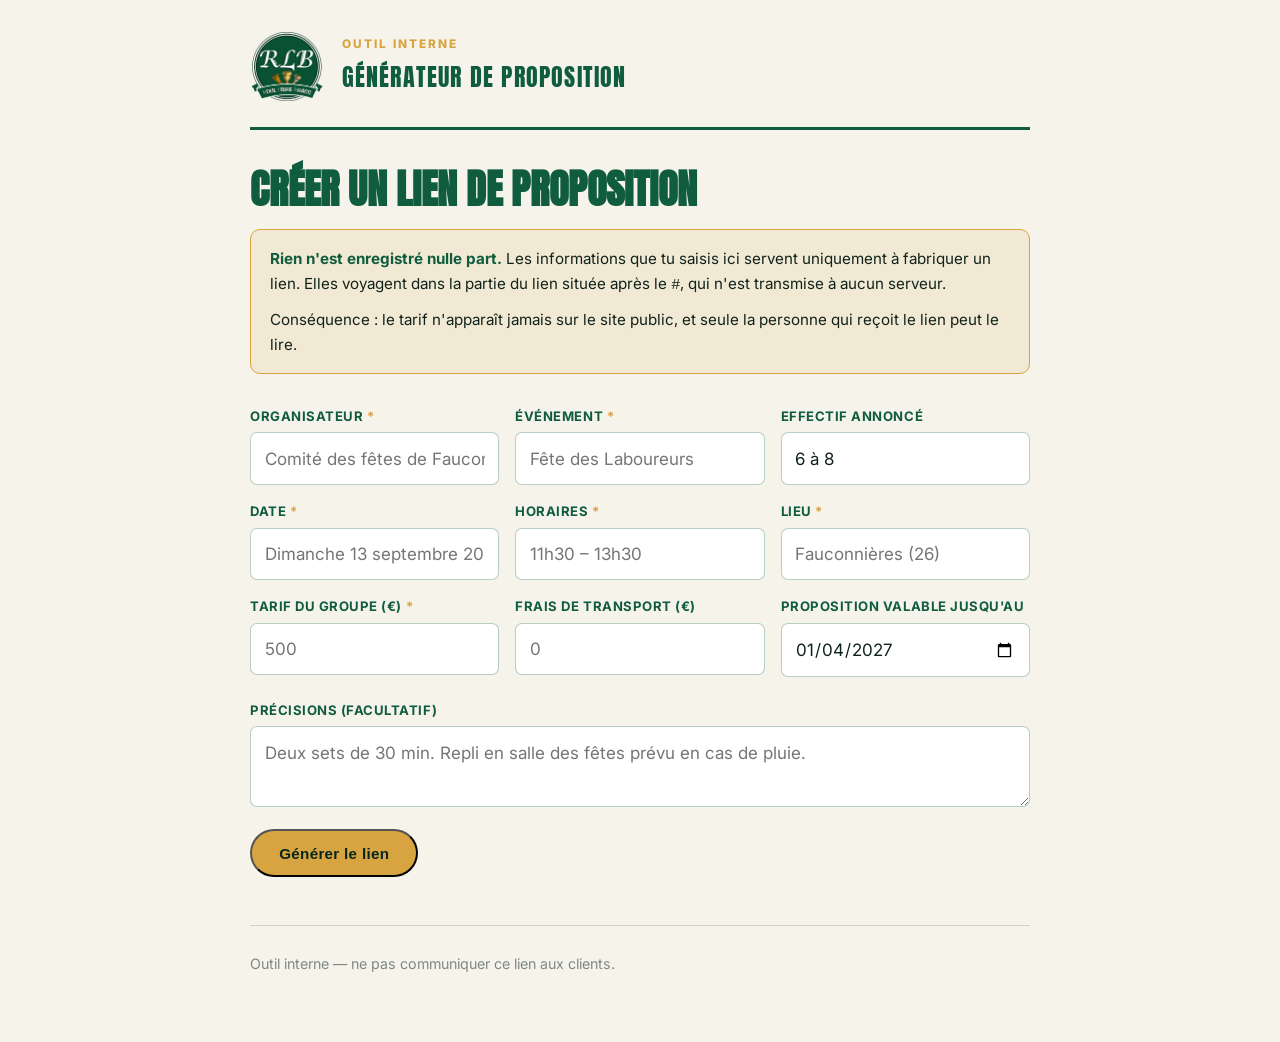
<file: proposition/generateur.html>
<!DOCTYPE html>
<html lang="fr">
<head>
<meta charset="utf-8">
<meta name="viewport" content="width=device-width, initial-scale=1">
<meta name="robots" content="noindex, nofollow">

<title>Générateur de proposition — Roue Libre Brass</title>
<link rel="icon" href="../images/logo-roue-libre-brass.png" type="image/png">

<link rel="preconnect" href="https://fonts.googleapis.com">
<link rel="preconnect" href="https://fonts.gstatic.com" crossorigin>
<link href="https://fonts.googleapis.com/css2?family=Anton&family=Inter:wght@400;600;800&display=swap" rel="stylesheet">
<link rel="stylesheet" href="../style.css">
<link rel="stylesheet" href="proposition.css">

<style>
  .gen { max-width: 780px; margin: 0 auto; }
  .gen__note {
    background: rgba(215, 164, 65, .13);
    border: 1px solid var(--cuivre);
    border-radius: 10px;
    padding: 1rem 1.2rem;
    font-size: .95rem;
    margin-bottom: 2rem;
  }
  .gen__note strong { color: var(--vert); }

  textarea {
    font: inherit;
    padding: .7rem .85rem;
    border: 1px solid rgba(15, 92, 62, .3);
    border-radius: 7px;
    background: #fff;
    color: inherit;
    resize: vertical;
    min-height: 5rem;
    width: 100%;
  }
  textarea:focus-visible { outline: 2px solid var(--cuivre); outline-offset: 1px; }

  .resultat { margin-top: 2rem; }
  .resultat pre {
    background: #fff;
    border: 1px solid rgba(15, 92, 62, .25);
    border-radius: 8px;
    padding: 1rem;
    overflow-x: auto;
    font-family: ui-monospace, "Cascadia Mono", Consolas, monospace;
    font-size: .8rem;
    line-height: 1.6;
    white-space: pre-wrap;
    word-break: break-all;
    margin: 0 0 .9rem;
  }
  .actions { display: flex; flex-wrap: wrap; gap: .7rem; }
  .actions button, .actions a {
    border: 0;
    cursor: pointer;
    font-family: inherit;
    text-decoration: none;
  }
  .btn--sobre {
    background: transparent;
    border: 2px solid var(--vert);
    color: var(--vert);
  }
  .btn--sobre:hover { background: rgba(15, 92, 62, .1); color: var(--vert); }
  .copie { font-size: .9rem; color: var(--vert); font-weight: 700; margin-top: .7rem; }
</style>
</head>
<body class="doc">

<header class="doc__tete">
  <img src="../images/logo-roue-libre-brass.png" width="600" height="561" alt="Logo du Roue Libre Brass">
  <div>
    <p class="doc__kicker">Outil interne</p>
    <p class="doc__marque">GÉNÉRATEUR DE PROPOSITION</p>
  </div>
</header>

<main class="doc__corps gen">

  <h1 class="doc__titre">Créer un lien de proposition</h1>

  <div class="gen__note">
    <p style="margin:0 0 .5rem">
      <strong>Rien n'est enregistré nulle part.</strong> Les informations que tu saisis
      ici servent uniquement à fabriquer un lien. Elles voyagent dans la partie du lien
      située après le <code>#</code>, qui n'est transmise à aucun serveur.
    </p>
    <p style="margin:0">
      Conséquence : le tarif n'apparaît jamais sur le site public, et seule la personne
      qui reçoit le lien peut le lire.
    </p>
  </div>

  <form id="gen">
    <div class="champs">
      <label>
        <span>Organisateur <em>*</em></span>
        <input type="text" id="o" required placeholder="Comité des fêtes de Fauconnières">
      </label>
      <label>
        <span>Événement <em>*</em></span>
        <input type="text" id="e" required placeholder="Fête des Laboureurs">
      </label>
      <label>
        <span>Effectif annoncé</span>
        <input type="text" id="m" value="6 à 8" placeholder="6 à 8">
      </label>
      <label>
        <span>Date <em>*</em></span>
        <input type="text" id="d" required placeholder="Dimanche 13 septembre 2026">
      </label>
      <label>
        <span>Horaires <em>*</em></span>
        <input type="text" id="h" required placeholder="11h30 – 13h30">
      </label>
      <label>
        <span>Lieu <em>*</em></span>
        <input type="text" id="l" required placeholder="Fauconnières (26)">
      </label>
      <label>
        <span>Tarif du groupe (€) <em>*</em></span>
        <input type="number" id="t" required min="0" step="10" placeholder="500">
      </label>
      <label>
        <span>Frais de transport (€)</span>
        <input type="number" id="f" min="0" step="10" placeholder="0">
      </label>
      <label>
        <span>Proposition valable jusqu'au</span>
        <input type="date" id="x">
      </label>
    </div>

    <label style="display:flex;flex-direction:column;gap:.32rem;margin-top:1rem">
      <span style="font-size:.82rem;font-weight:700;letter-spacing:.04em;text-transform:uppercase;color:var(--vert)">
        Précisions (facultatif)
      </span>
      <textarea id="n" placeholder="Deux sets de 30 min. Repli en salle des fêtes prévu en cas de pluie."></textarea>
    </label>

    <button type="submit" class="btn" style="margin-top:1.4rem">Générer le lien</button>
  </form>

  <section class="resultat" id="resultat" hidden>
    <div class="bloc">
      <h2>Référence de cette proposition</h2>
      <p style="font-family:ui-monospace,Consolas,monospace;font-size:1.6rem;font-weight:700;color:var(--vert);margin:0 0 .5rem" id="reference"></p>
      <p style="font-size:.92rem;color:var(--gris);margin:0">
        Note-la. C'est elle qui permet de <strong>désactiver ce lien</strong> plus tard,
        en l'ajoutant au fichier <code>offre/revoques.json</code> sur GitHub.
      </p>
    </div>

    <div class="bloc">
      <h2>Le lien à envoyer</h2>
      <pre id="lien"></pre>
      <div class="actions">
        <button type="button" class="btn" id="copier-lien">Copier le lien</button>
        <a class="btn btn--sobre" id="ouvrir" target="_blank" rel="noopener">Voir la page</a>
        <button type="button" class="btn btn--sobre" id="pdf">Télécharger en PDF</button>
      </div>
      <p class="copie" id="copie-ok" hidden>Copié.</p>
    </div>

    <div class="bloc">
      <h2>L'objet du mail</h2>
      <pre id="objet"></pre>
      <div class="actions">
        <button type="button" class="btn" id="copier-objet">Copier l'objet</button>
      </div>
      <p class="copie" id="copie-objet-ok" hidden>Copié.</p>
    </div>

    <div class="bloc">
      <h2>Le message</h2>
      <pre id="mail"></pre>
      <div class="actions">
        <button type="button" class="btn" id="copier-mail">Copier le message</button>
      </div>
      <p class="copie" id="copie-mail-ok" hidden>Copié.</p>
      <p style="font-size:.92rem;color:var(--gris);margin:.9rem 0 0">
        <strong style="color:var(--vert)">Utilise le bouton</strong>, pas une sélection
        à la souris : un copier-coller manuel emporte la mise en forme de cette page,
        et ton mail arrive chez l'organisateur dans un cadre gris en police de code.
      </p>
    </div>
  </section>

</main>

<footer class="doc__pied">
  <p>Outil interne — ne pas communiquer ce lien aux clients.</p>
</footer>

<script src="recu-pdf.js"></script>
<script src="proposition-pdf.js"></script>
<script src="suivi.js"></script>
<script>
var BASE = 'https://rouelibrebrass.fr/proposition/offre/';

function encoder(objet) {
  var json = JSON.stringify(objet);
  /* On passe par unescape/encodeURIComponent pour que les accents survivent
     au codage en base64, puis on rend le résultat compatible avec une URL. */
  return btoa(unescape(encodeURIComponent(json)))
    .replace(/\+/g, '-').replace(/\//g, '_').replace(/=+$/, '');
}

function val(id) { return document.getElementById(id).value.trim(); }

/* Référence courte et unique, qui permettra de désactiver ce lien précis. */
function reference() {
  var lettres = 'ABCDEFGHJKLMNPQRSTUVWXYZ23456789';  // sans I, O, 0, 1 : illisibles
  var r = '';
  for (var i = 0; i < 6; i++) r += lettres[Math.floor(Math.random() * lettres.length)];
  return r;
}

/* Par défaut, une proposition est valable un mois. */
window.addEventListener('DOMContentLoaded', function () {
  var d = new Date();
  d.setMonth(d.getMonth() + 1);
  document.getElementById('x').value = d.toISOString().slice(0, 10);
});

document.getElementById('gen').addEventListener('submit', function (ev) {
  ev.preventDefault();

  var donnees = {
    o: val('o'), e: val('e'), d: val('d'),
    h: val('h'), l: val('l'),
    m: val('m') || '6 à 8',
    t: val('t'), f: val('f') || '0',
    x: val('x'),                 // date de fin de validité
    i: reference(),              // référence unique, pour pouvoir désactiver le lien
    n: val('n')
  };
  if (!donnees.n) delete donnees.n;
  if (!donnees.x) delete donnees.x;

  var lien = BASE + '#' + encoder(donnees);
  document.getElementById('reference').textContent = donnees.i;
  derniereProposition = donnees;

  /* Une ligne s'ajoute au tableau de suivi. Sans effet si le suivi
     n'est pas configuré. */
  Suivi.envoyer({
    action: 'proposition',
    organisateur: donnees.o,
    dateDemandee: donnees.d,
    envoyeeLe: Suivi.aujourdhui(),
    reference: donnees.i,
    evenement: donnees.e,
    lieu: donnees.l,
    montant: (Number(donnees.t) || 0) + (Number(donnees.f) || 0)
  });

  document.getElementById('lien').textContent = lien;
  document.getElementById('ouvrir').href = lien;

  /* Le montant n'apparaît volontairement pas dans le mail : il ne vit que
     sur la page de proposition, qui peut expirer ou être désactivée. */
  document.getElementById('objet').textContent =
    'Proposition Roue Libre Brass — ' + donnees.e;

  document.getElementById('mail').textContent =
    'Bonjour,\n\n' +
    'Merci d\'avoir pensé au Roue Libre Brass. C\'est avec plaisir que nous participerons à l\'animation de votre événement.\n' +
    'Je n\'ai pas encore eu les retours de tous les musiciens s\'ils sont disponibles, je vous tiendrai au courant si c\'est bon pour nous.\n\n' +
    'En attendant, vous trouverez le détail de notre proposition en cliquant sur le lien ci-dessous :\n' +
    '--> ' + lien + '\n' +
    'Vous la trouverez également en pièce jointe au format PDF, si le lien ne s\'ouvre pas sur votre poste.\n\n' +
    'Elle reprend la présentation du groupe, nos vidéos, le détail de la prestation (' +
      donnees.d + ', ' + donnees.h + ', ' + donnees.l + '), un effectif de ' +
      donnees.m + ' musiciens, et le tarif.\n' +
    'Si la proposition vous convient, vous pouvez la valider directement en bas de la page, ou nous retourner le PDF signé.\n' +
    'Si nous sommes également disponibles, je vous adresserai ensuite la convention à signer pour valider définitivement la prestation.\n\n' +
    'N\'hésitez pas à m\'appeler si vous avez la moindre question.\n\n' +
    'Bien cordialement,\n\n' +
    'Pierre-Henri GUIRAL\n' +
    '06 22 38 14 05\n' +
    'contact@rouelibrebrass.fr\n' +
    'Association Roue Libre Production\n' +
    '330 chemin de Font-Côtes — 26600 Chanos-Curson\n' +
    'rouelibrebrass.fr';

  document.getElementById('resultat').hidden = false;
  document.getElementById('resultat').scrollIntoView({ behavior: 'smooth' });
});

function brancherCopie(bouton, source, temoin) {
  document.getElementById(bouton).addEventListener('click', function () {
    navigator.clipboard.writeText(document.getElementById(source).textContent).then(function () {
      var t = document.getElementById(temoin);
      t.hidden = false;
      setTimeout(function () { t.hidden = true; }, 2500);
    });
  });
}
brancherCopie('copier-lien', 'lien', 'copie-ok');

/* Version PDF, à joindre au mail pour les organisateurs qui ne peuvent pas
   ouvrir le lien (postes de mairie verrouillés). Même contenu que la page,
   avec un encadré « Bon pour accord » à signer et renvoyer. */
var derniereProposition = null;
document.getElementById('pdf').addEventListener('click', function () {
  if (derniereProposition) PropositionPDF.telecharger(derniereProposition);
});
brancherCopie('copier-objet', 'objet', 'copie-objet-ok');
brancherCopie('copier-mail', 'mail', 'copie-mail-ok');
</script>

</body>
</html>
</file>
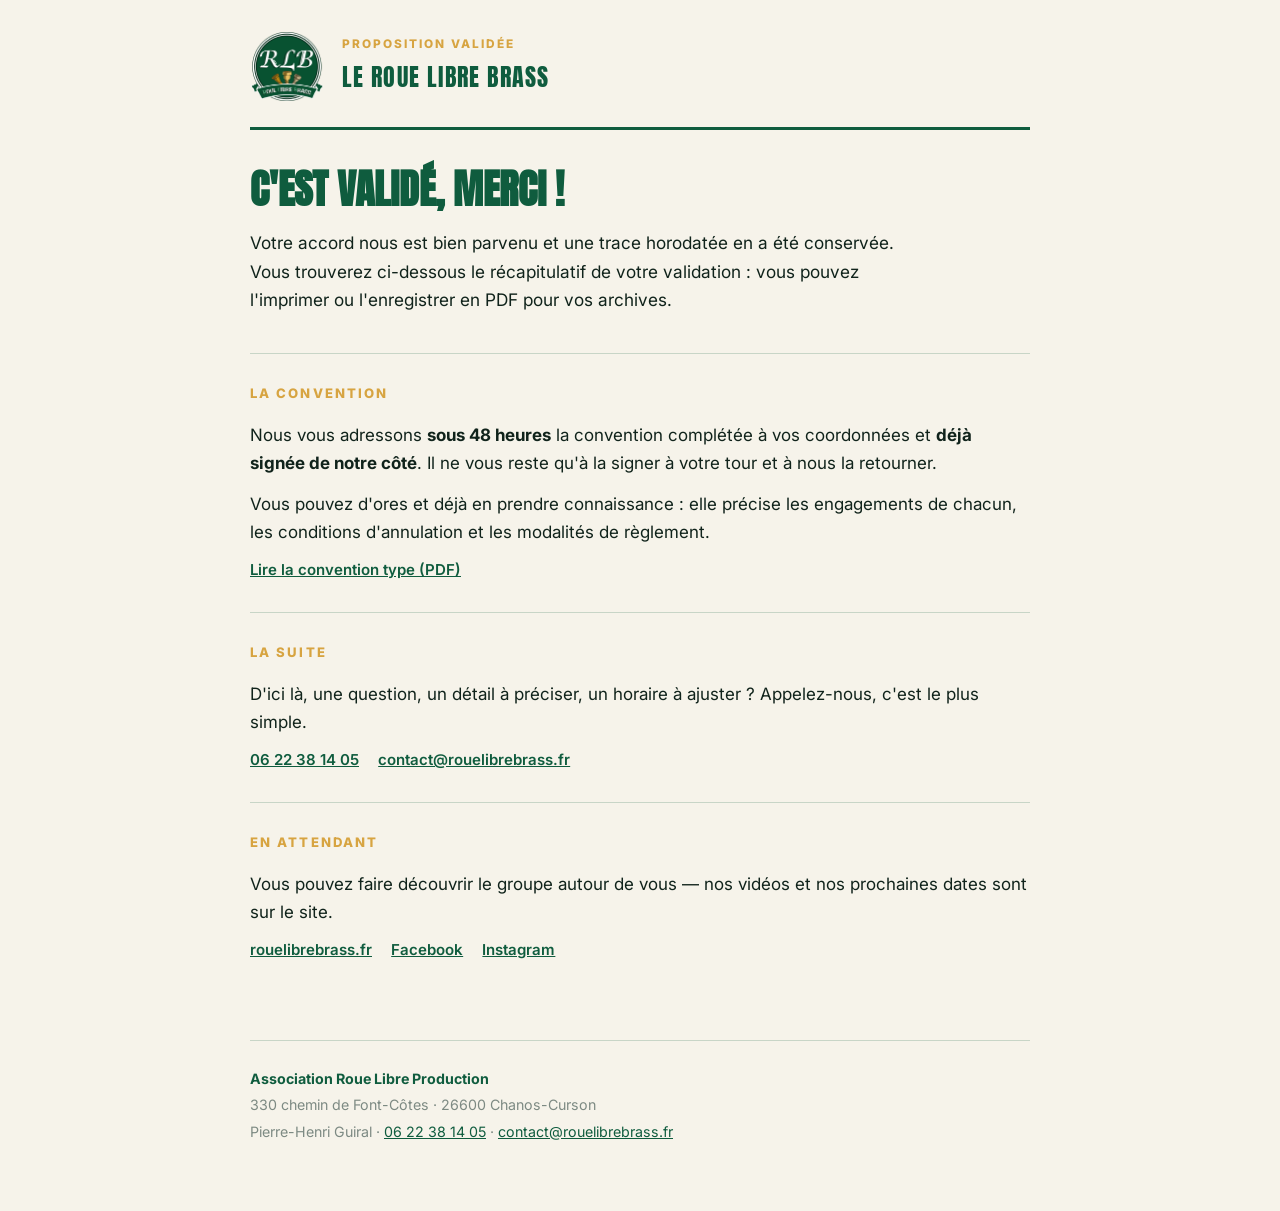
<file: proposition/merci.html>
<!DOCTYPE html>
<html lang="fr">
<head>
<meta charset="utf-8">
<meta name="viewport" content="width=device-width, initial-scale=1">
<meta name="robots" content="noindex, nofollow">

<title>Proposition validée — Le Roue Libre Brass</title>
<link rel="icon" href="../images/logo-roue-libre-brass.png" type="image/png">

<link rel="preconnect" href="https://fonts.googleapis.com">
<link rel="preconnect" href="https://fonts.gstatic.com" crossorigin>
<link href="https://fonts.googleapis.com/css2?family=Anton&family=Inter:wght@400;600;800&display=swap" rel="stylesheet">
<link rel="stylesheet" href="../style.css">
<link rel="stylesheet" href="proposition.css">
</head>
<body class="doc">

<header class="doc__tete">
  <img src="../images/logo-roue-libre-brass.png" width="600" height="561" alt="Logo du Roue Libre Brass">
  <div>
    <p class="doc__kicker">Proposition validée</p>
    <p class="doc__marque">LE ROUE LIBRE BRASS</p>
  </div>
</header>

<main class="doc__corps">

  <h1 class="doc__titre">C'est validé, merci !</h1>

  <p class="doc__intro">
    Votre accord nous est bien parvenu et une trace horodatée en a été conservée.
    Vous trouverez ci-dessous le récapitulatif de votre validation : vous pouvez
    l'imprimer ou l'enregistrer en PDF pour vos archives.
  </p>

  <!-- Reçu reconstitué à partir de ce que le visiteur vient de valider -->
  <section class="bloc" id="recu" hidden>
    <h2>Votre validation</h2>
    <pre class="recu" id="recu-texte"></pre>
    <p class="bloc__liens">
      <a href="#" id="enregistrer">Enregistrer en PDF</a>
    </p>
  </section>

  <section class="bloc">
    <h2>La convention</h2>
    <p>
      Nous vous adressons <strong>sous 48 heures</strong> la convention complétée
      à vos coordonnées et <strong>déjà signée de notre côté</strong>. Il ne vous
      reste qu'à la signer à votre tour et à nous la retourner.
    </p>
    <p>
      Vous pouvez d'ores et déjà en prendre connaissance : elle précise les
      engagements de chacun, les conditions d'annulation et les modalités de
      règlement.
    </p>
    <p class="bloc__liens">
      <a href="convention-type.pdf" target="_blank" rel="noopener">Lire la convention type (PDF)</a>
    </p>
  </section>

  <section class="bloc">
    <h2>La suite</h2>
    <p>
      D'ici là, une question, un détail à préciser, un horaire à ajuster ?
      Appelez-nous, c'est le plus simple.
    </p>
    <p class="bloc__liens">
      <a href="tel:+33622381405">06 22 38 14 05</a>
      <a href="mailto:contact@rouelibrebrass.fr">contact@rouelibrebrass.fr</a>
    </p>
  </section>

  <section class="bloc">
    <h2>En attendant</h2>
    <p>
      Vous pouvez faire découvrir le groupe autour de vous — nos vidéos et
      nos prochaines dates sont sur le site.
    </p>
    <p class="bloc__liens">
      <a href="https://rouelibrebrass.fr">rouelibrebrass.fr</a>
      <a href="https://www.facebook.com/profile.php?id=61554725690284" target="_blank" rel="noopener">Facebook</a>
      <a href="https://www.instagram.com/rouelibrebrass" target="_blank" rel="noopener">Instagram</a>
    </p>
  </section>

</main>

<footer class="doc__pied">
  <p><strong>Association Roue Libre Production</strong></p>
  <p>330 chemin de Font-Côtes · 26600 Chanos-Curson</p>
  <p>
    Pierre-Henri Guiral ·
    <a href="tel:+33622381405">06 22 38 14 05</a> ·
    <a href="mailto:contact@rouelibrebrass.fr">contact@rouelibrebrass.fr</a>
  </p>
</footer>

<script src="recu-pdf.js"></script>
<script>
/* Le récapitulatif a été mis de côté par la page de proposition juste avant
   l'envoi. On le réaffiche ici pour que le client garde une trace écrite. */
var donnees = null;

try {
  var brut = sessionStorage.getItem('rlb-recu');
  if (brut) {
    donnees = JSON.parse(brut);
    document.getElementById('recu-texte').textContent =
      donnees.recap +
      '\n\nSignataire : '  + donnees.signataire +
      '\nFonction : '      + donnees.fonction +
      (donnees.structure ? '\nStructure : ' + donnees.structure : '') +
      '\nE-mail : '        + donnees.email +
      '\nTéléphone : '     + (donnees.telephone || '—') +
      '\nBon pour accord : oui';
    document.getElementById('recu').hidden = false;
  }
} catch (e) { /* pas de reçu disponible : la page reste valable */ }

document.getElementById('enregistrer').addEventListener('click', function (ev) {
  ev.preventDefault();
  if (!donnees) { window.print(); return; }

  var blocs = [
    { style: 'titre',      texte: 'Le Roue Libre Brass' },
    { style: 'soustitre',  texte: 'Reçu de validation de proposition' },
    { style: 'espace',     taille: 14 }
  ];

  donnees.recap.split('\n').forEach(function (l) {
    if (l.trim()) blocs.push({ style: 'texte', texte: l });
  });

  blocs.push({ style: 'espace', taille: 14 });
  blocs.push({ style: 'soustitre', texte: 'Signataire' });
  blocs.push({ style: 'texte', texte: donnees.signataire + ' — ' + donnees.fonction });
  if (donnees.structure) blocs.push({ style: 'texte', texte: donnees.structure });
  blocs.push({ style: 'texte', texte: donnees.email + ' · ' + (donnees.telephone || '') });
  blocs.push({ style: 'texte', texte: 'Bon pour accord : oui' });

  blocs.push({ style: 'espace', taille: 20 });
  blocs.push({ style: 'soustitre', texte: 'Association Roue Libre Production' });
  blocs.push({ style: 'texte', texte: '330 chemin de Font-Côtes — 26600 Chanos-Curson' });
  blocs.push({ style: 'texte', texte: 'Pierre-Henri Guiral — 06 22 38 14 05 — contact@rouelibrebrass.fr' });
  blocs.push({ style: 'texte', texte: 'rouelibrebrass.fr' });
  blocs.push({ style: 'espace', taille: 14 });
  blocs.push({ style: 'texte', texte: 'Ce reçu atteste de votre accord de principe. La convention signée' });
  blocs.push({ style: 'texte', texte: 'reste le document contractuel.' });

  var nom = 'Recu-Roue-Libre-Brass-' +
    new Date().toISOString().slice(0, 10) + '.pdf';

  RecuPDF.telecharger(RecuPDF.construire(blocs), nom);
});
</script>

</body>
</html>
</file>
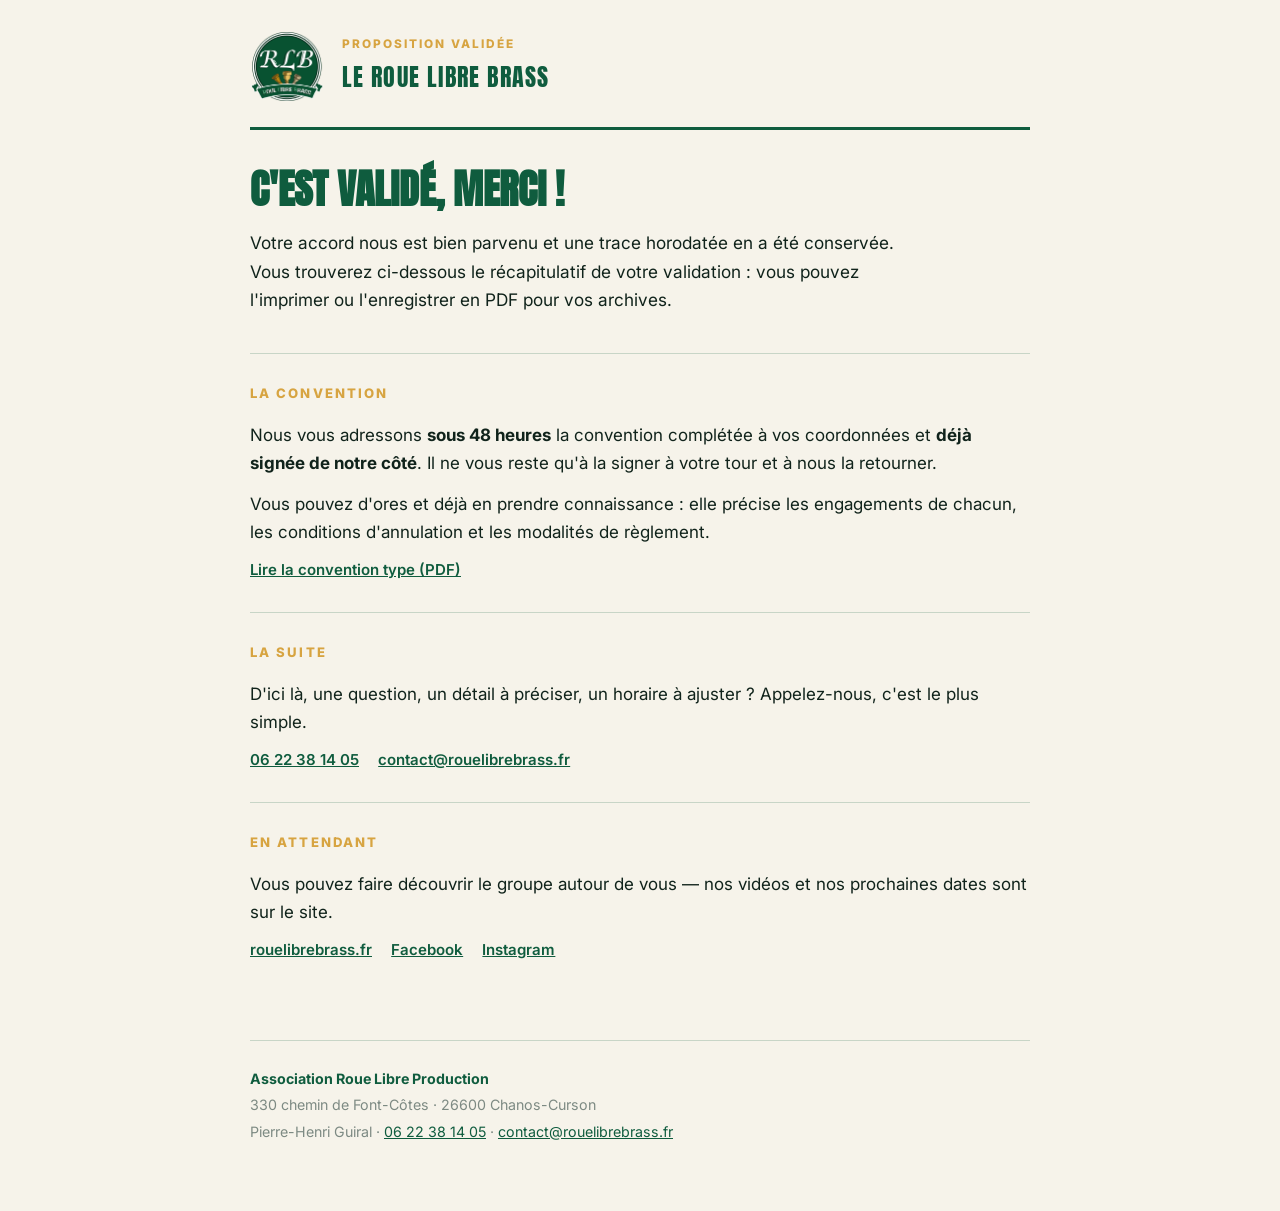
<file: proposition/offre/merci.html>
<!DOCTYPE html>
<html lang="fr">
<head>
<meta charset="utf-8">
<meta name="viewport" content="width=device-width, initial-scale=1">
<meta name="robots" content="noindex, nofollow">

<title>Proposition validée — Le Roue Libre Brass</title>
<link rel="icon" href="../../images/logo-roue-libre-brass.png" type="image/png">

<link rel="preconnect" href="https://fonts.googleapis.com">
<link rel="preconnect" href="https://fonts.gstatic.com" crossorigin>
<link href="https://fonts.googleapis.com/css2?family=Anton&family=Inter:wght@400;600;800&display=swap" rel="stylesheet">
<link rel="stylesheet" href="../../style.css">
<link rel="stylesheet" href="../proposition.css">
</head>
<body class="doc">

<header class="doc__tete">
  <img src="../../images/logo-roue-libre-brass.png" width="600" height="561" alt="Logo du Roue Libre Brass">
  <div>
    <p class="doc__kicker">Proposition validée</p>
    <p class="doc__marque">LE ROUE LIBRE BRASS</p>
  </div>
</header>

<main class="doc__corps">

  <h1 class="doc__titre">C'est validé, merci !</h1>

  <p class="doc__intro">
    Votre accord nous est bien parvenu et une trace horodatée en a été conservée.
    Vous trouverez ci-dessous le récapitulatif de votre validation : vous pouvez
    l'imprimer ou l'enregistrer en PDF pour vos archives.
  </p>

  <!-- Reçu reconstitué à partir de ce que le visiteur vient de valider -->
  <section class="bloc" id="recu" hidden>
    <h2>Votre validation</h2>
    <pre class="recu" id="recu-texte"></pre>
    <p class="bloc__liens">
      <a href="#" id="enregistrer">Enregistrer en PDF</a>
    </p>
  </section>

  <section class="bloc">
    <h2>La convention</h2>
    <p>
      Nous vous adressons <strong>sous 48 heures</strong> la convention complétée
      à vos coordonnées et <strong>déjà signée de notre côté</strong>. Il ne vous
      reste qu'à la signer à votre tour et à nous la retourner.
    </p>
    <p>
      Vous pouvez d'ores et déjà en prendre connaissance : elle précise les
      engagements de chacun, les conditions d'annulation et les modalités de
      règlement.
    </p>
    <p class="bloc__liens">
      <a href="../convention-type.pdf" target="_blank" rel="noopener">Lire la convention type (PDF)</a>
    </p>
  </section>

  <section class="bloc">
    <h2>La suite</h2>
    <p>
      D'ici là, une question, un détail à préciser, un horaire à ajuster ?
      Appelez-nous, c'est le plus simple.
    </p>
    <p class="bloc__liens">
      <a href="tel:+33622381405">06 22 38 14 05</a>
      <a href="mailto:contact@rouelibrebrass.fr">contact@rouelibrebrass.fr</a>
    </p>
  </section>

  <section class="bloc">
    <h2>En attendant</h2>
    <p>
      Vous pouvez faire découvrir le groupe autour de vous — nos vidéos et
      nos prochaines dates sont sur le site.
    </p>
    <p class="bloc__liens">
      <a href="https://rouelibrebrass.fr">rouelibrebrass.fr</a>
      <a href="https://www.facebook.com/profile.php?id=61554725690284" target="_blank" rel="noopener">Facebook</a>
      <a href="https://www.instagram.com/rouelibrebrass" target="_blank" rel="noopener">Instagram</a>
    </p>
  </section>

</main>

<footer class="doc__pied">
  <p><strong>Association Roue Libre Production</strong></p>
  <p>330 chemin de Font-Côtes · 26600 Chanos-Curson</p>
  <p>
    Pierre-Henri Guiral ·
    <a href="tel:+33622381405">06 22 38 14 05</a> ·
    <a href="mailto:contact@rouelibrebrass.fr">contact@rouelibrebrass.fr</a>
  </p>
</footer>

<script src="../recu-pdf.js"></script>
<script>
/* Le récapitulatif a été mis de côté par la page de proposition juste avant
   l'envoi. On le réaffiche ici pour que le client garde une trace écrite. */
var donnees = null;

try {
  var brut = sessionStorage.getItem('rlb-recu');
  if (brut) {
    donnees = JSON.parse(brut);
    document.getElementById('recu-texte').textContent =
      donnees.recap +
      '\n\nSignataire : '  + donnees.signataire +
      '\nFonction : '      + donnees.fonction +
      (donnees.structure ? '\nStructure : ' + donnees.structure : '') +
      '\nE-mail : '        + donnees.email +
      '\nTéléphone : '     + (donnees.telephone || '—') +
      '\nBon pour accord : oui';
    document.getElementById('recu').hidden = false;
  }
} catch (e) { /* pas de reçu disponible : la page reste valable */ }

document.getElementById('enregistrer').addEventListener('click', function (ev) {
  ev.preventDefault();
  if (!donnees) { window.print(); return; }

  var blocs = [
    { style: 'titre',      texte: 'Le Roue Libre Brass' },
    { style: 'soustitre',  texte: 'Reçu de validation de proposition' },
    { style: 'espace',     taille: 14 }
  ];

  donnees.recap.split('\n').forEach(function (l) {
    if (l.trim()) blocs.push({ style: 'texte', texte: l });
  });

  blocs.push({ style: 'espace', taille: 14 });
  blocs.push({ style: 'soustitre', texte: 'Signataire' });
  blocs.push({ style: 'texte', texte: donnees.signataire + ' — ' + donnees.fonction });
  if (donnees.structure) blocs.push({ style: 'texte', texte: donnees.structure });
  blocs.push({ style: 'texte', texte: donnees.email + ' · ' + (donnees.telephone || '') });
  blocs.push({ style: 'texte', texte: 'Bon pour accord : oui' });

  blocs.push({ style: 'espace', taille: 20 });
  blocs.push({ style: 'soustitre', texte: 'Association Roue Libre Production' });
  blocs.push({ style: 'texte', texte: '330 chemin de Font-Côtes — 26600 Chanos-Curson' });
  blocs.push({ style: 'texte', texte: 'Pierre-Henri Guiral — 06 22 38 14 05 — contact@rouelibrebrass.fr' });
  blocs.push({ style: 'texte', texte: 'rouelibrebrass.fr' });
  blocs.push({ style: 'espace', taille: 14 });
  blocs.push({ style: 'texte', texte: 'Ce reçu atteste de votre accord de principe. La convention signée' });
  blocs.push({ style: 'texte', texte: 'reste le document contractuel.' });

  var nom = 'Recu-Roue-Libre-Brass-' +
    new Date().toISOString().slice(0, 10) + '.pdf';

  RecuPDF.telecharger(RecuPDF.construire(blocs), nom);
});
</script>

</body>
</html>
</file>
<file: style.css>
/* =========================================================
   LE ROUE LIBRE BRASS — feuille de style
   Couleurs reprises du logo : vert bouteille, vert menthe, cuivre.
   Toutes les couleurs sont définies une seule fois ci-dessous :
   changez une valeur ici, elle change partout sur le site.
   ========================================================= */

:root {
  --vert:       #0f5c3e;   /* le vert du logo */
  --vert-fonce: #083a26;
  --vert-nuit:  #05271a;   /* fond des sections sombres */
  --menthe:     #4fbf95;   /* le vert clair du bandeau du logo */
  --cuivre:     #d7a441;   /* l'or des embouchures */
  --cuivre-vif: #edc46b;
  --creme:      #f6f3ea;
  --gris:       #7d8a83;
  --largeur:    1140px;
}

* { box-sizing: border-box; }

html { scroll-behavior: smooth; }

body {
  margin: 0;
  background: var(--creme);
  color: #10231b;
  font-family: "Inter", system-ui, -apple-system, "Segoe UI", sans-serif;
  font-size: 17px;
  line-height: 1.65;
  -webkit-font-smoothing: antialiased;
}

/* height:auto est indispensable : les images portent maintenant leurs dimensions
   réelles dans le code HTML (pour éviter que la page saute au chargement).
   Sans cette ligne, la hauteur inscrite dans le HTML s'appliquerait telle quelle
   et déformerait les photos. */
img { max-width: 100%; height: auto; display: block; }
a { color: inherit; }

/* ---------------- Barre de navigation ---------------- */
.nav {
  position: sticky;
  top: 0;
  z-index: 50;
  display: flex;
  align-items: center;
  justify-content: space-between;
  gap: 1rem;
  padding: 0.7rem clamp(1rem, 4vw, 3rem);
  background: rgba(5, 39, 26, 0.94);
  backdrop-filter: blur(8px);
  color: var(--creme);
}

.nav__logo {
  display: flex;
  align-items: center;
  gap: 0.7rem;
  font-family: "Anton", Impact, sans-serif;
  font-size: 1.05rem;
  letter-spacing: 0.09em;
  text-decoration: none;
  color: var(--creme);
}
.nav__logo img { height: 42px; width: auto; }

.nav__links {
  display: flex;
  align-items: center;
  gap: clamp(0.8rem, 2vw, 1.8rem);
  font-size: 0.9rem;
  font-weight: 600;
}
.nav__links a { text-decoration: none; }
.nav__links a:hover { color: var(--menthe); }

/* ---------------- Boutons ---------------- */
.btn {
  display: inline-block;
  padding: 0.85rem 1.7rem;
  background: var(--cuivre);
  color: var(--vert-nuit);
  font-weight: 800;
  font-size: 0.95rem;
  letter-spacing: 0.02em;
  text-decoration: none;
  border-radius: 999px;
  transition: transform 0.15s ease, background 0.15s ease;
}
.btn:hover { background: var(--cuivre-vif); transform: translateY(-2px); color: var(--vert-nuit); }

.btn--small { padding: 0.55rem 1.1rem; font-size: 0.85rem; }

.btn--ghost {
  background: transparent;
  color: var(--creme);
  border: 2px solid rgba(246, 243, 234, 0.45);
}
.btn--ghost:hover { background: rgba(246, 243, 234, 0.14); color: var(--creme); }

/* ---------------- Accueil ---------------- */
.hero {
  position: relative;
  min-height: 88vh;
  display: flex;
  align-items: center;
  padding: 5rem clamp(1rem, 4vw, 3rem);
  color: var(--creme);
  /* Le dégradé assombrit la gauche pour que le texte reste lisible,
     et laisse la photo visible à droite. */
  background:
    linear-gradient(100deg,
      rgba(5, 39, 26, 0.94) 0%,
      rgba(5, 39, 26, 0.86) 38%,
      rgba(5, 39, 26, 0.55) 68%,
      rgba(5, 39, 26, 0.42) 100%),
    url("images/fanfare-roue-libre-brass-chabeuil.jpg") center / cover no-repeat,
    var(--vert-nuit);
}

.hero__inner { max-width: var(--largeur); margin: 0 auto; width: 100%; }

.hero__logo {
  width: clamp(120px, 18vw, 190px);
  height: auto;
  margin-bottom: 1.6rem;
  filter: drop-shadow(0 6px 20px rgba(0, 0, 0, 0.45));
}

/* Cette ligne est maintenant à l'intérieur du titre principal (h1) :
   on redonne donc explicitement la police et la hauteur de ligne du texte
   courant, sinon elle hériterait de l'énorme police du titre. */
.hero__kicker {
  display: block;
  margin: 0 0 0.9rem;
  font-family: "Inter", system-ui, sans-serif;
  font-size: 0.85rem;
  font-weight: 800;
  line-height: 1.5;
  letter-spacing: 0.22em;
  text-transform: uppercase;
  color: var(--menthe);
}

.hero__title {
  margin: 0;
  font-family: "Anton", Impact, sans-serif;
  font-size: clamp(3rem, 11vw, 8rem);
  line-height: 0.9;
  letter-spacing: 0.01em;
}

.hero__baseline {
  max-width: 40ch;
  margin: 1.6rem 0 2.4rem;
  font-size: clamp(1.1rem, 2.2vw, 1.35rem);
}

.hero__actions { display: flex; flex-wrap: wrap; gap: 0.9rem; }

/* ---------------- Bandeau de chiffres ---------------- */
.strip {
  display: grid;
  grid-template-columns: repeat(auto-fit, minmax(150px, 1fr));
  background: var(--vert);
  color: var(--creme);
  text-align: center;
}

.strip__item { padding: 1.6rem 1rem; }
.strip__item strong {
  display: block;
  font-family: "Anton", Impact, sans-serif;
  font-size: 1.9rem;
  line-height: 1.1;
  color: var(--cuivre-vif);
}
.strip__item span { font-size: 0.85rem; opacity: 0.92; }

/* Bloc dont le texte est long : on réduit la taille pour qu'il tienne sur une ligne */
.strip__item--texte strong { font-size: 1.3rem; }

/* ---------------- Sections ---------------- */
.section { padding: clamp(3.5rem, 8vw, 6rem) clamp(1rem, 4vw, 3rem); }

.section > *,
.section__grid,
.gallery,
.dates,
.videos,
.booking { max-width: var(--largeur); margin-left: auto; margin-right: auto; }

.section--dark   { background: var(--vert-nuit); color: var(--creme); }
.section--accent { background: var(--vert-fonce); color: var(--creme); }
.section--dark a, .section--accent a { color: var(--menthe); }

.section__title {
  font-family: "Anton", Impact, sans-serif;
  font-size: clamp(2rem, 5vw, 3.2rem);
  line-height: 1;
  margin: 0 0 2.4rem;
  text-transform: uppercase;
  text-align: center;
}

/* Petit trait cuivre sous chaque titre de section */
.section__title::after {
  content: "";
  display: block;
  width: 64px;
  height: 4px;
  margin: 0.9rem auto 0;
  border-radius: 2px;
  background: var(--cuivre);
}
.section--dark .section__title,
.section--accent .section__title { color: var(--creme); }

.section__grid {
  display: grid;
  grid-template-columns: 1.4fr 1fr;
  gap: clamp(2rem, 5vw, 4rem);
}

.mini-title {
  font-size: 1.05rem;
  font-weight: 800;
  letter-spacing: 0.1em;
  text-transform: uppercase;
  color: var(--vert);
  margin: 2.4rem 0 0.8rem;
}
.mini-title:first-child { margin-top: 0; }

/* Photo du groupe, sous le texte de présentation */
.groupe-photo { margin: 2rem 0 0; }
.groupe-photo img {
  width: 100%;
  border-radius: 8px;
  box-shadow: 0 12px 30px rgba(5, 39, 26, 0.18);
}

/* Effectif et dessins d'instruments */
.formation-count {
  margin: 0 0 1.1rem;
  font-size: 1.05rem;
}
.formation-count strong {
  font-family: "Anton", Impact, sans-serif;
  font-size: 1.9rem;
  color: var(--vert);
  margin-right: 0.35rem;
  vertical-align: -0.12em;
}

.instruments {
  list-style: none;
  padding: 0;
  margin: 0;
  display: grid;
  grid-template-columns: repeat(auto-fit, minmax(84px, 1fr));
  gap: 1.4rem 0.5rem;
}
.instruments li {
  display: flex;
  flex-direction: column;
  align-items: center;
  gap: 0.5rem;
  text-align: center;
}
.instruments svg {
  width: 100%;
  max-width: 96px;
  height: auto;
  fill: none;
  stroke: var(--cuivre);
  stroke-width: 6;
  stroke-linecap: round;
  stroke-linejoin: round;
}
/* Parties remplies (pavillons, pistons, cymbale) */
.instruments svg .plein { fill: var(--cuivre); stroke: var(--cuivre); stroke-width: 3.5; }
/* Parties évidées, de la couleur du fond */
.instruments svg .creux { fill: var(--creme); stroke: none; }
.instruments svg .epais { stroke-width: 11; }

.instruments span {
  font-size: 0.8rem;
  font-weight: 700;
  letter-spacing: 0.03em;
  color: var(--vert);
}

.lead { font-size: 1.15rem; max-width: 62ch; }
.lead.center { margin-left: auto; margin-right: auto; }
.muted { color: var(--gris); }
.section--dark .muted, .section--accent .muted { color: #9db3a8; }
.center { text-align: center; }
.small { font-size: 0.9rem; }

.list { list-style: none; padding: 0; margin: 0; }
.list li {
  padding: 0.7rem 0 0.7rem 1.4rem;
  border-bottom: 1px solid rgba(15, 92, 62, 0.16);
  position: relative;
}
.list li::before {
  content: "▸";
  position: absolute;
  left: 0;
  color: var(--cuivre);
}

/* ---------------- Galerie photo ---------------- */
.gallery {
  display: grid;
  grid-template-columns: repeat(auto-fit, minmax(260px, 1fr));
  gap: 1.5rem 0.9rem;
}

.gallery__item { margin: 0; }

/* Légende sous chaque photo : lieu et année de la prestation */
.gallery figcaption {
  margin-top: 0.6rem;
  font-size: 0.85rem;
  font-weight: 600;
  line-height: 1.4;
  color: var(--cuivre-vif);
}

.gallery img {
  width: 100%;
  aspect-ratio: 4 / 3;
  object-fit: cover;
  border-radius: 6px;
  background: var(--vert-fonce);
  transition: transform 0.25s ease;
}
.gallery img:hover { transform: scale(1.02); }

/* ---------------- Vidéos ---------------- */
.videos {
  display: grid;
  grid-template-columns: repeat(auto-fit, minmax(310px, 1fr));
  gap: 1.4rem;
  margin: 1.8rem auto 2rem;
}

.video { margin: 0; }

.video video {
  width: 100%;
  aspect-ratio: 16 / 9;
  display: block;
  background: #000;
  border-radius: 8px;
}

/* Légende sous chaque vidéo : le morceau joué, puis le contexte */
.video figcaption {
  display: flex;
  flex-direction: column;
  gap: 0.15rem;
  margin-top: 0.6rem;
}
.video figcaption strong {
  font-size: 1rem;
  font-weight: 800;
  color: var(--vert);
}
.video figcaption span {
  font-size: 0.85rem;
  color: var(--gris);
}


/* ---------------- Questions fréquentes ---------------- */
.faq {
  max-width: 820px;
  margin: 2.4rem auto 0;
}

.faq__item {
  border-bottom: 1px solid rgba(15, 92, 62, 0.18);
}
.faq__item:first-child { border-top: 1px solid rgba(15, 92, 62, 0.18); }

/* La question cliquable */
.faq__item summary {
  list-style: none;          /* enlève la flèche par défaut du navigateur */
  cursor: pointer;
  padding: 1.25rem 2.6rem 1.25rem 0;
  position: relative;
  font-size: 1.08rem;
  font-weight: 700;
  color: var(--vert);
  transition: color 0.15s ease;
}
.faq__item summary::-webkit-details-marker { display: none; }
.faq__item summary:hover { color: var(--cuivre); }

/* Le + qui devient − quand la réponse est ouverte */
.faq__item summary::after {
  content: "+";
  position: absolute;
  right: 0;
  top: 50%;
  transform: translateY(-50%);
  font-family: "Anton", Impact, sans-serif;
  font-size: 1.7rem;
  line-height: 1;
  color: var(--cuivre);
}
.faq__item[open] summary::after { content: "–"; }

.faq__answer {
  padding: 0 2.6rem 1.4rem 0;
}
/* Prix d'appel, mis en avant en tête de réponse */
.faq__prix {
  font-size: 1.05rem;
  color: var(--gris);
  margin: 0 0 1rem;
}
.faq__prix strong {
  font-family: "Anton", Impact, sans-serif;
  font-size: 2rem;
  font-weight: 400;
  color: var(--vert);
  letter-spacing: 0.01em;
  vertical-align: -0.1em;
  margin-left: 0.15rem;
}

.faq__answer p { margin: 0 0 0.9rem; }
.faq__answer p:last-child { margin-bottom: 0; }
.faq__answer strong { color: var(--vert); }

.faq__cta { margin-top: 2.6rem; }

/* ---------------- Dates ---------------- */
.dates { list-style: none; padding: 0; margin: 0 auto; }

.date {
  display: flex;
  align-items: center;
  gap: 1.6rem;
  padding: 1.3rem 0;
  border-bottom: 1px solid rgba(246, 243, 234, 0.14);
}

.date__when { flex: 0 0 auto; width: 78px; text-align: center; color: var(--cuivre-vif); }
.date__day {
  display: block;
  font-family: "Anton", Impact, sans-serif;
  font-size: 2.2rem;
  line-height: 1;
}
.date__day--range { font-size: 1.45rem; letter-spacing: -0.02em; }
.date__month { display: block; font-size: 0.75rem; font-weight: 800; letter-spacing: 0.14em; }

.date__what h3 { margin: 0 0 0.2rem; font-size: 1.25rem; }

.tag {
  display: inline-block;
  margin-left: 0.5rem;
  padding: 0.15rem 0.6rem;
  border: 1px solid rgba(246, 243, 234, 0.35);
  border-radius: 999px;
  font-size: 0.7rem;
  font-weight: 700;
  letter-spacing: 0.05em;
  text-transform: uppercase;
  color: #9db3a8;
  vertical-align: middle;
}
.date__what p { margin: 0; color: #9db3a8; font-size: 0.95rem; }

/* ---------------- Booking ---------------- */
.booking { text-align: center; }
.booking .lead { margin-left: auto; margin-right: auto; }

.contact-name { margin: 1.9rem 0 0; font-size: 1.05rem; }
.contact-name strong { color: var(--menthe); }

.contact-cards {
  display: grid;
  grid-template-columns: repeat(auto-fit, minmax(240px, 1fr));
  gap: 1rem;
  margin: 1rem auto 1.6rem;
  max-width: 700px;
}

.card {
  display: block;
  padding: 1.5rem 1rem;
  background: rgba(246, 243, 234, 0.06);
  border: 1px solid rgba(246, 243, 234, 0.18);
  border-radius: 10px;
  text-decoration: none;
  transition: border-color 0.2s ease, background 0.2s ease;
}
.card:hover { border-color: var(--cuivre); background: rgba(215, 164, 65, 0.14); }

.card__label {
  display: block;
  font-size: 0.75rem;
  font-weight: 800;
  letter-spacing: 0.16em;
  text-transform: uppercase;
  color: var(--cuivre-vif);
  margin-bottom: 0.4rem;
}
.card__value { display: block; font-size: 1.15rem; font-weight: 600; color: var(--creme); }

/* ---------------- Pied de page ---------------- */
.footer {
  background: var(--vert-nuit);
  color: var(--creme);
  text-align: center;
  padding: 3rem 1.5rem 2.5rem;
  border-top: 1px solid rgba(246, 243, 234, 0.12);
}
.footer__logo { width: 96px; height: auto; margin: 0 auto 1.2rem; }
.footer__brand {
  font-family: "Anton", Impact, sans-serif;
  font-size: 1.3rem;
  letter-spacing: 0.1em;
}
.footer__social {
  display: flex;
  justify-content: center;
  flex-wrap: wrap;
  gap: 1.4rem;
  margin: 1.2rem 0;
  font-weight: 600;
}
.footer__social a { color: var(--menthe); text-decoration: none; }
.footer__social a:hover { text-decoration: underline; }
.footer__legal { margin: 0 0 0.35rem; font-size: 0.85rem; color: #7d8a83; }
.footer__legal:last-child { margin-bottom: 0; }
.footer__legal strong { color: var(--creme); font-weight: 600; }

/* ---------------- Téléphones et tablettes ---------------- */
@media (max-width: 820px) {
  /* Sur téléphone, le texte occupe toute la largeur : on assombrit partout. */
  .hero {
    background:
      linear-gradient(rgba(5, 39, 26, 0.82), rgba(5, 39, 26, 0.92)),
      url("images/fanfare-roue-libre-brass-chabeuil.jpg") center / cover no-repeat,
      var(--vert-nuit);
  }
  .section__grid { grid-template-columns: 1fr; }
  .nav__links a:not(.btn) { display: none; }
  .nav__logo span { display: none; }
  .hero { min-height: 80vh; }
}
</file>
<file: proposition/proposition.css>
/* =========================================================
   Page de proposition commerciale.
   Reprend les couleurs de style.css, mais en présentation
   « document » : plus sobre, lisible à l'écran comme à l'impression.
   ========================================================= */

.doc {
  background: var(--creme);
  padding: 0 clamp(1rem, 5vw, 2rem) 4rem;
}

/* ---------------- En-tête ---------------- */
.doc__tete {
  max-width: 780px;
  margin: 0 auto;
  padding: 2rem 0 1.6rem;
  display: flex;
  align-items: center;
  gap: 1.1rem;
  border-bottom: 3px solid var(--vert);
}
.doc__tete img { width: 74px; height: auto; }

.doc__kicker {
  margin: 0 0 .2rem;
  font-size: .74rem;
  font-weight: 800;
  letter-spacing: .17em;
  text-transform: uppercase;
  color: var(--cuivre);
}
.doc__marque {
  margin: 0;
  font-family: "Anton", Impact, sans-serif;
  font-size: 1.5rem;
  letter-spacing: .05em;
  color: var(--vert);
}

/* ---------------- Corps ---------------- */
.doc__corps { max-width: 780px; margin: 0 auto; }

.doc__titre {
  font-family: "Anton", Impact, sans-serif;
  font-size: clamp(1.8rem, 5vw, 2.5rem);
  line-height: 1.05;
  text-transform: uppercase;
  text-wrap: balance;
  margin: 2.4rem 0 1.2rem;
  color: var(--vert);
}

.doc__intro {
  font-size: 1.08rem;
  margin: 0 0 2.4rem;
  max-width: 62ch;
}

.doc__erreur { padding: 3rem 0; }
.doc__erreur h1 {
  font-family: "Anton", Impact, sans-serif;
  font-size: 1.9rem;
  text-transform: uppercase;
  color: var(--vert);
  margin: 0 0 1rem;
}

/* ---------------- Blocs ---------------- */
.bloc {
  border-top: 1px solid rgba(15, 92, 62, .2);
  padding: 1.8rem 0;
}
.bloc h2 {
  font-size: .82rem;
  font-weight: 800;
  letter-spacing: .16em;
  text-transform: uppercase;
  color: var(--cuivre);
  margin: 0 0 1rem;
}
.bloc p { margin: 0 0 .8rem; }
.bloc p:last-child { margin-bottom: 0; }

.bloc__liens {
  display: flex;
  flex-wrap: wrap;
  gap: 1.2rem;
  margin-top: 1.2rem;
  font-weight: 600;
  font-size: .94rem;
}
.bloc__liens a { color: var(--vert); }

/* ---------------- Fiche prestation ---------------- */
.fiche { margin: 0; display: flex; flex-direction: column; gap: 0; }
.fiche > div {
  display: grid;
  grid-template-columns: 150px 1fr;
  gap: 1rem;
  padding: .65rem 0;
  border-bottom: 1px solid rgba(15, 92, 62, .12);
}
.fiche dt {
  font-size: .82rem;
  font-weight: 800;
  letter-spacing: .05em;
  text-transform: uppercase;
  color: var(--gris);
  padding-top: .12rem;
}
.fiche dd { margin: 0; font-size: 1.05rem; font-weight: 600; }
.fiche__note {
  margin-top: 1rem;
  padding: .9rem 1.1rem;
  background: rgba(15, 92, 62, .06);
  border-radius: 8px;
  font-size: .95rem;
}

/* ---------------- Tarif ---------------- */
.tarif {
  width: 100%;
  border-collapse: collapse;
  font-variant-numeric: tabular-nums;
}
.tarif th {
  text-align: left;
  font-weight: 600;
  padding: .65rem 0;
  border-bottom: 1px solid rgba(15, 92, 62, .12);
}
.tarif td {
  text-align: right;
  padding: .65rem 0;
  border-bottom: 1px solid rgba(15, 92, 62, .12);
  font-weight: 600;
}
.tarif tfoot th,
.tarif tfoot td {
  border-bottom: none;
  border-top: 2px solid var(--vert);
  padding-top: .9rem;
  font-family: "Anton", Impact, sans-serif;
  font-size: 1.35rem;
  font-weight: 400;
  letter-spacing: .02em;
  color: var(--vert);
}
.tarif__mention {
  margin-top: 1rem;
  font-size: .88rem;
  color: var(--gris);
}

/* ---------------- Formulaire d'accord ---------------- */
.bloc--accord {
  background: rgba(15, 92, 62, .05);
  border: 1px solid rgba(15, 92, 62, .2);
  border-radius: 12px;
  padding: 1.8rem;
  margin-top: 2rem;
}

.champs {
  display: grid;
  grid-template-columns: repeat(auto-fit, minmax(230px, 1fr));
  gap: 1rem;
  margin: 1.4rem 0;
}
.champs label { display: flex; flex-direction: column; gap: .32rem; }
.champs span {
  font-size: .82rem;
  font-weight: 700;
  letter-spacing: .04em;
  text-transform: uppercase;
  color: var(--vert);
}
.champs em { color: var(--cuivre); font-style: normal; }

.champs input {
  font: inherit;
  padding: .7rem .85rem;
  border: 1px solid rgba(15, 92, 62, .3);
  border-radius: 7px;
  background: #fff;
  color: inherit;
}
.champs input:focus-visible {
  outline: 2px solid var(--cuivre);
  outline-offset: 1px;
  border-color: var(--cuivre);
}

.accord__case {
  display: flex;
  gap: .75rem;
  align-items: flex-start;
  padding: 1rem 1.1rem;
  background: #fff;
  border: 1px solid rgba(15, 92, 62, .25);
  border-radius: 8px;
  cursor: pointer;
  font-size: .96rem;
}
.accord__case input {
  margin-top: .22rem;
  width: 19px;
  height: 19px;
  accent-color: var(--vert);
  flex: 0 0 auto;
}
.accord__case strong { color: var(--vert); }

#valider { margin-top: 1.4rem; border: 0; cursor: pointer; font-family: inherit; }
#valider:disabled { opacity: .6; cursor: progress; }

.accord__erreur {
  margin-top: 1rem;
  padding: .8rem 1rem;
  border-radius: 7px;
  background: rgba(163, 59, 35, .09);
  border: 1px solid #a33b23;
  color: #7d2b17;
  font-size: .94rem;
}
.accord__erreur a { color: inherit; }

.accord__mention {
  margin-top: 1rem;
  font-size: .85rem;
  color: var(--gris);
}

/* Piège à robots : invisible pour un humain, rempli par les automates */
.cache { position: absolute; left: -9999px; opacity: 0; height: 0; }

/* ---------------- Confirmation ---------------- */
.bloc--ok {
  background: rgba(79, 191, 149, .13);
  border: 1px solid var(--vert);
  border-radius: 12px;
  padding: 1.8rem;
  margin-top: 2rem;
}
.bloc--ok h2 { color: var(--vert); font-size: 1.1rem; letter-spacing: .06em; }

/* ---------------- Pied ---------------- */
.doc__pied {
  max-width: 780px;
  margin: 3rem auto 0;
  padding-top: 1.6rem;
  border-top: 1px solid rgba(15, 92, 62, .2);
  font-size: .89rem;
  color: var(--gris);
}
.doc__pied p { margin: 0 0 .2rem; }
.doc__pied strong { color: var(--vert); }
.doc__pied a { color: var(--vert); }

/* ---------------- Reçu de validation ---------------- */
.recu {
  margin: 0 0 1rem;
  padding: 1.1rem 1.2rem;
  background: #fff;
  border: 1px solid rgba(15, 92, 62, .25);
  border-radius: 8px;
  font-family: ui-monospace, "Cascadia Mono", Consolas, monospace;
  font-size: .84rem;
  line-height: 1.75;
  white-space: pre-wrap;
  overflow-x: auto;
}

/* ---------------- Impression ---------------- */
@media print {
  .bloc--accord, .bloc--ok { display: none; }
  .doc { padding: 0; }
  .bloc { break-inside: avoid; }
  .bloc__liens { display: none; }
  .recu { border-color: #999; }
}

@media (max-width: 560px) {
  .fiche > div { grid-template-columns: 1fr; gap: .15rem; }
  .bloc--accord { padding: 1.2rem; }
}
</file>
